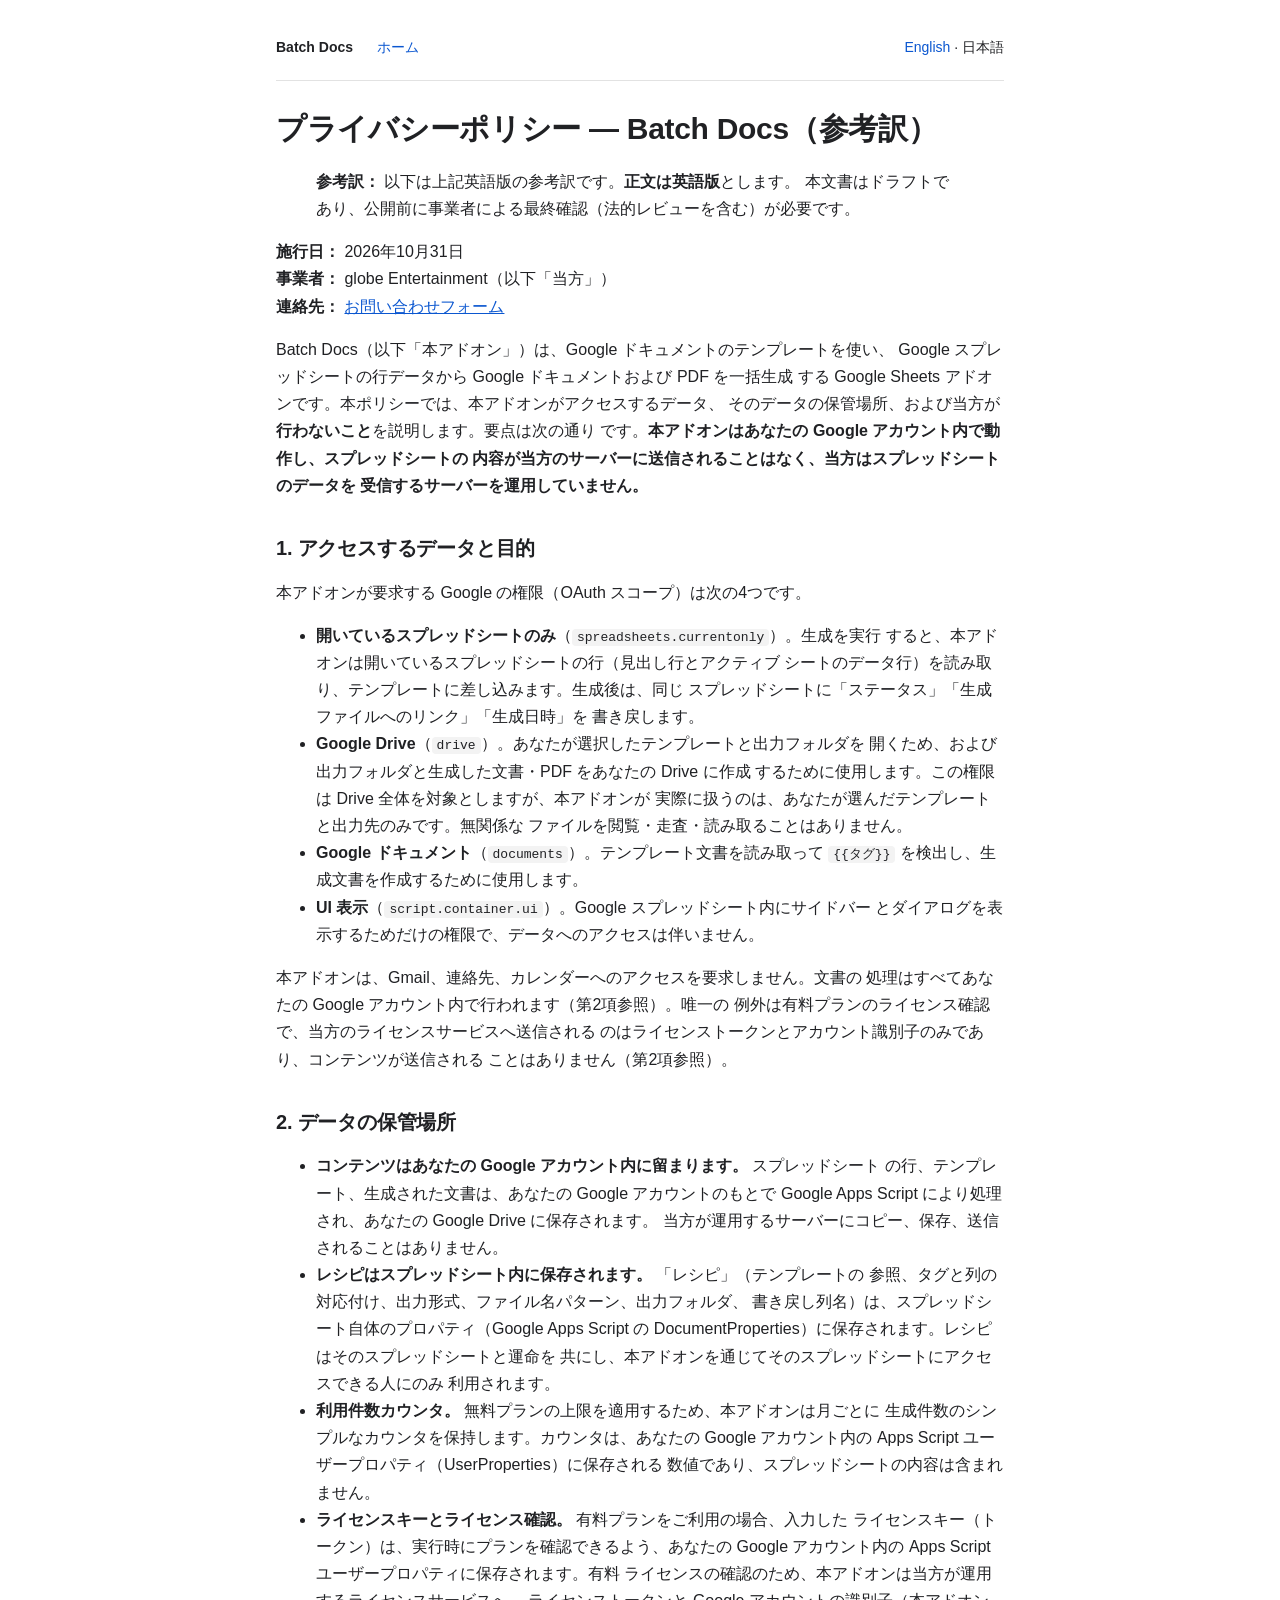
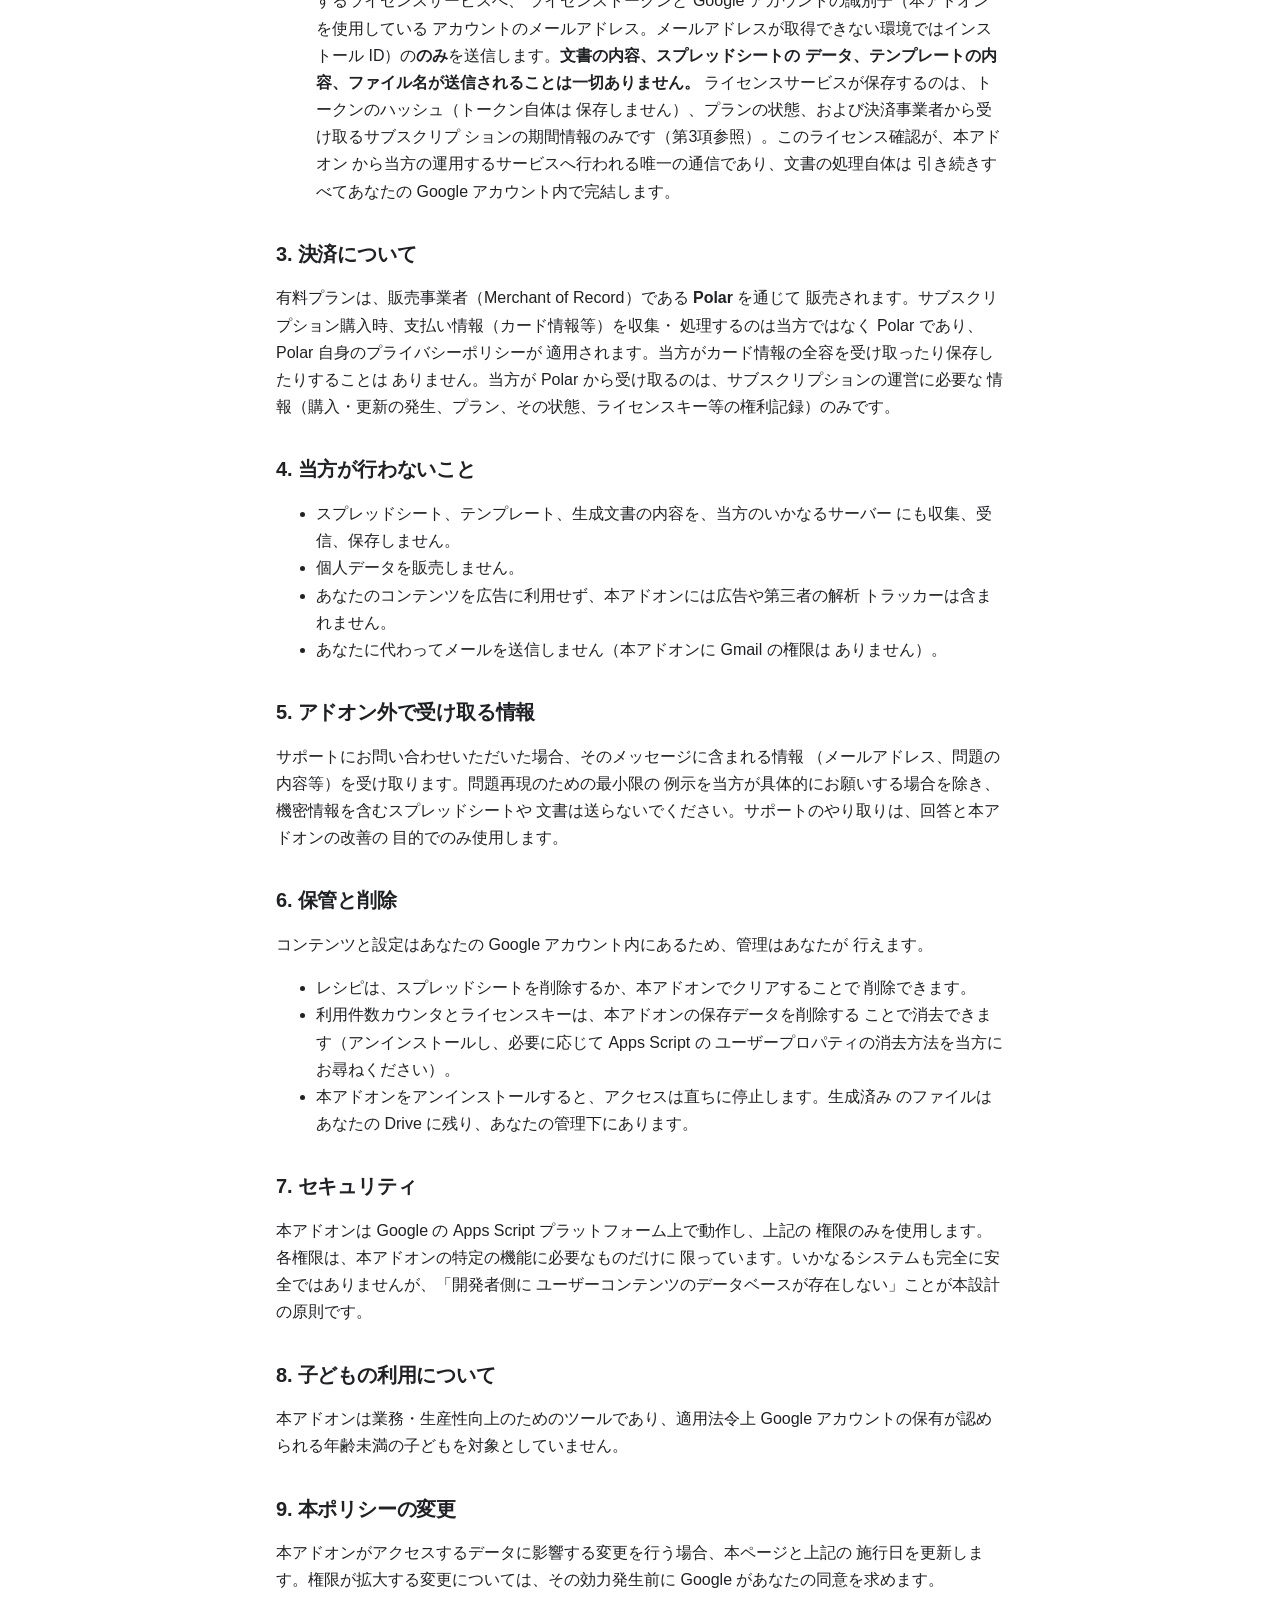
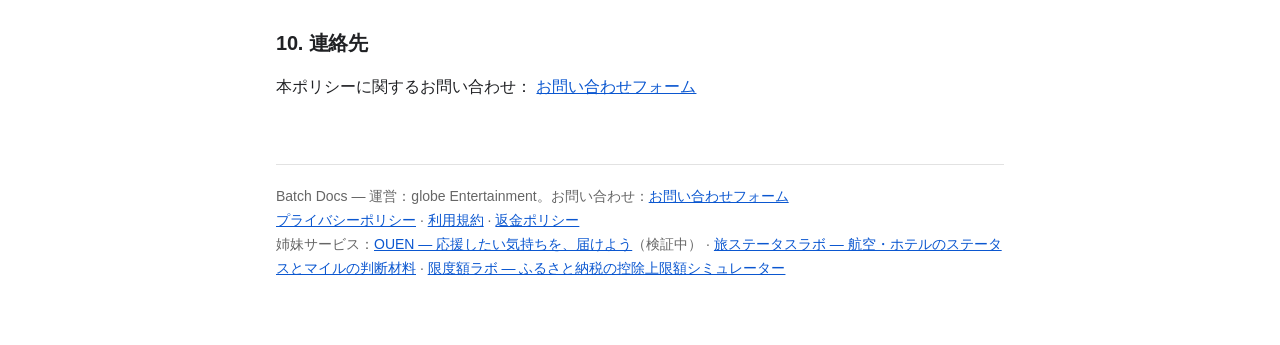
<file: privacy-policy-ja.html>
<!DOCTYPE html>
<html lang="ja">
<head>
<meta charset="utf-8">
<meta name="viewport" content="width=device-width, initial-scale=1">
<meta name="description" content="Batch Docs（Google スプレッドシートの行を Google ドキュメントと PDF に一括変換するアドオン）のプライバシーポリシーです。">
<link rel="icon" type="image/png" sizes="32x32" href="favicon-32.png">
<link rel="apple-touch-icon" sizes="128x128" href="icon-128.png">
<meta property="og:type" content="website">
<meta property="og:site_name" content="Batch Docs">
<meta property="og:title" content="プライバシーポリシー — Batch Docs">
<meta property="og:description" content="Batch Docs（Google スプレッドシートの行を Google ドキュメントと PDF に一括変換するアドオン）のプライバシーポリシーです。">
<meta property="og:url" content="https://batchdocs.globe-ent.com/privacy-policy-ja">
<meta property="og:image" content="https://batchdocs.globe-ent.com/og-image.png">
<title>プライバシーポリシー — Batch Docs</title>
<link rel="stylesheet" href="styles.css">
</head>
<body class="doc">
<nav><span class="brand">Batch Docs</span><a href="index-ja.html">ホーム</a><span class="lang-switch"><a href="privacy-policy.html">English</a> · 日本語</span></nav>
<h1>プライバシーポリシー — Batch Docs（参考訳）</h1>
<blockquote>
<p><strong>参考訳：</strong> 以下は上記英語版の参考訳です。<strong>正文は英語版</strong>とします。
本文書はドラフトであり、公開前に事業者による最終確認（法的レビューを含む）が必要です。</p>
</blockquote>
<p><strong>施行日：</strong> 2026年10月31日<br>
<strong>事業者：</strong> globe Entertainment（以下「当方」）<br>
<strong>連絡先：</strong> <a href="https://docs.google.com/forms/d/e/1FAIpQLScVaQK8d8y2f6PzoUDovB6-oS2jhEqHVIiK9E4ARqc-f9UcmQ/viewform">お問い合わせフォーム</a></p>
<p>Batch Docs（以下「本アドオン」）は、Google ドキュメントのテンプレートを使い、
Google スプレッドシートの行データから Google ドキュメントおよび PDF を一括生成
する Google Sheets アドオンです。本ポリシーでは、本アドオンがアクセスするデータ、
そのデータの保管場所、および当方が<strong>行わないこと</strong>を説明します。要点は次の通り
です。<strong>本アドオンはあなたの Google アカウント内で動作し、スプレッドシートの
内容が当方のサーバーに送信されることはなく、当方はスプレッドシートのデータを
受信するサーバーを運用していません。</strong></p>
<h2>1. アクセスするデータと目的</h2>
<p>本アドオンが要求する Google の権限（OAuth スコープ）は次の4つです。</p>
<ul>
<li><strong>開いているスプレッドシートのみ</strong>（<code>spreadsheets.currentonly</code>）。生成を実行
  すると、本アドオンは開いているスプレッドシートの行（見出し行とアクティブ
  シートのデータ行）を読み取り、テンプレートに差し込みます。生成後は、同じ
  スプレッドシートに「ステータス」「生成ファイルへのリンク」「生成日時」を
  書き戻します。</li>
<li><strong>Google Drive</strong>（<code>drive</code>）。あなたが選択したテンプレートと出力フォルダを
  開くため、および出力フォルダと生成した文書・PDF をあなたの Drive に作成
  するために使用します。この権限は Drive 全体を対象としますが、本アドオンが
  実際に扱うのは、あなたが選んだテンプレートと出力先のみです。無関係な
  ファイルを閲覧・走査・読み取ることはありません。</li>
<li><strong>Google ドキュメント</strong>（<code>documents</code>）。テンプレート文書を読み取って
  <code>{{タグ}}</code> を検出し、生成文書を作成するために使用します。</li>
<li><strong>UI 表示</strong>（<code>script.container.ui</code>）。Google スプレッドシート内にサイドバー
  とダイアログを表示するためだけの権限で、データへのアクセスは伴いません。</li>
</ul>
<p>本アドオンは、Gmail、連絡先、カレンダーへのアクセスを要求しません。文書の
処理はすべてあなたの Google アカウント内で行われます（第2項参照）。唯一の
例外は有料プランのライセンス確認で、当方のライセンスサービスへ送信される
のはライセンストークンとアカウント識別子のみであり、コンテンツが送信される
ことはありません（第2項参照）。</p>
<h2>2. データの保管場所</h2>
<ul>
<li><strong>コンテンツはあなたの Google アカウント内に留まります。</strong> スプレッドシート
  の行、テンプレート、生成された文書は、あなたの Google アカウントのもとで
  Google Apps Script により処理され、あなたの Google Drive に保存されます。
  当方が運用するサーバーにコピー、保存、送信されることはありません。</li>
<li><strong>レシピはスプレッドシート内に保存されます。</strong> 「レシピ」（テンプレートの
  参照、タグと列の対応付け、出力形式、ファイル名パターン、出力フォルダ、
  書き戻し列名）は、スプレッドシート自体のプロパティ（Google Apps Script の
  DocumentProperties）に保存されます。レシピはそのスプレッドシートと運命を
  共にし、本アドオンを通じてそのスプレッドシートにアクセスできる人にのみ
  利用されます。</li>
<li><strong>利用件数カウンタ。</strong> 無料プランの上限を適用するため、本アドオンは月ごとに
  生成件数のシンプルなカウンタを保持します。カウンタは、あなたの Google
  アカウント内の Apps Script ユーザープロパティ（UserProperties）に保存される
  数値であり、スプレッドシートの内容は含まれません。</li>
<li><strong>ライセンスキーとライセンス確認。</strong> 有料プランをご利用の場合、入力した
  ライセンスキー（トークン）は、実行時にプランを確認できるよう、あなたの
  Google アカウント内の Apps Script ユーザープロパティに保存されます。有料
  ライセンスの確認のため、本アドオンは当方が運用するライセンスサービスへ、
  ライセンストークンと Google アカウントの識別子（本アドオンを使用している
  アカウントのメールアドレス。メールアドレスが取得できない環境ではインス
  トール ID）の<strong>のみ</strong>を送信します。<strong>文書の内容、スプレッドシートの
  データ、テンプレートの内容、ファイル名が送信されることは一切ありません。</strong>
  ライセンスサービスが保存するのは、トークンのハッシュ（トークン自体は
  保存しません）、プランの状態、および決済事業者から受け取るサブスクリプ
  ションの期間情報のみです（第3項参照）。このライセンス確認が、本アドオン
  から当方の運用するサービスへ行われる唯一の通信であり、文書の処理自体は
  引き続きすべてあなたの Google アカウント内で完結します。</li>
</ul>
<h2>3. 決済について</h2>
<p>有料プランは、販売事業者（Merchant of Record）である <strong>Polar</strong> を通じて
販売されます。サブスクリプション購入時、支払い情報（カード情報等）を収集・
処理するのは当方ではなく Polar であり、Polar 自身のプライバシーポリシーが
適用されます。当方がカード情報の全容を受け取ったり保存したりすることは
ありません。当方が Polar から受け取るのは、サブスクリプションの運営に必要な
情報（購入・更新の発生、プラン、その状態、ライセンスキー等の権利記録）のみです。</p>
<h2>4. 当方が行わないこと</h2>
<ul>
<li>スプレッドシート、テンプレート、生成文書の内容を、当方のいかなるサーバー
  にも収集、受信、保存しません。</li>
<li>個人データを販売しません。</li>
<li>あなたのコンテンツを広告に利用せず、本アドオンには広告や第三者の解析
  トラッカーは含まれません。</li>
<li>あなたに代わってメールを送信しません（本アドオンに Gmail の権限は
  ありません）。</li>
</ul>
<h2>5. アドオン外で受け取る情報</h2>
<p>サポートにお問い合わせいただいた場合、そのメッセージに含まれる情報
（メールアドレス、問題の内容等）を受け取ります。問題再現のための最小限の
例示を当方が具体的にお願いする場合を除き、機密情報を含むスプレッドシートや
文書は送らないでください。サポートのやり取りは、回答と本アドオンの改善の
目的でのみ使用します。</p>
<h2>6. 保管と削除</h2>
<p>コンテンツと設定はあなたの Google アカウント内にあるため、管理はあなたが
行えます。</p>
<ul>
<li>レシピは、スプレッドシートを削除するか、本アドオンでクリアすることで
  削除できます。</li>
<li>利用件数カウンタとライセンスキーは、本アドオンの保存データを削除する
  ことで消去できます（アンインストールし、必要に応じて Apps Script の
  ユーザープロパティの消去方法を当方にお尋ねください）。</li>
<li>本アドオンをアンインストールすると、アクセスは直ちに停止します。生成済み
  のファイルはあなたの Drive に残り、あなたの管理下にあります。</li>
</ul>
<h2>7. セキュリティ</h2>
<p>本アドオンは Google の Apps Script プラットフォーム上で動作し、上記の
権限のみを使用します。各権限は、本アドオンの特定の機能に必要なものだけに
限っています。いかなるシステムも完全に安全ではありませんが、「開発者側に
ユーザーコンテンツのデータベースが存在しない」ことが本設計の原則です。</p>
<h2>8. 子どもの利用について</h2>
<p>本アドオンは業務・生産性向上のためのツールであり、適用法令上 Google
アカウントの保有が認められる年齢未満の子どもを対象としていません。</p>
<h2>9. 本ポリシーの変更</h2>
<p>本アドオンがアクセスするデータに影響する変更を行う場合、本ページと上記の
施行日を更新します。権限が拡大する変更については、その効力発生前に
Google があなたの同意を求めます。</p>
<h2>10. 連絡先</h2>
<p>本ポリシーに関するお問い合わせ： <a href="https://docs.google.com/forms/d/e/1FAIpQLScVaQK8d8y2f6PzoUDovB6-oS2jhEqHVIiK9E4ARqc-f9UcmQ/viewform">お問い合わせフォーム</a></p>
<footer>Batch Docs — 運営：globe Entertainment。お問い合わせ：<a href="https://docs.google.com/forms/d/e/1FAIpQLScVaQK8d8y2f6PzoUDovB6-oS2jhEqHVIiK9E4ARqc-f9UcmQ/viewform">お問い合わせフォーム</a><br><a href="privacy-policy-ja.html">プライバシーポリシー</a> · <a href="terms-of-service-ja.html">利用規約</a> · <a href="refund-policy-ja.html">返金ポリシー</a><br>姉妹サービス：<a href="https://ouen.globe-ent.com/">OUEN ― 応援したい気持ちを、届けよう</a>（検証中） · <a href="https://travel.globe-ent.com/">旅ステータスラボ ― 航空・ホテルのステータスとマイルの判断材料</a> · <a href="https://furusato.globe-ent.com/">限度額ラボ ― ふるさと納税の控除上限額シミュレーター</a></footer>
</body>
</html>
</file>
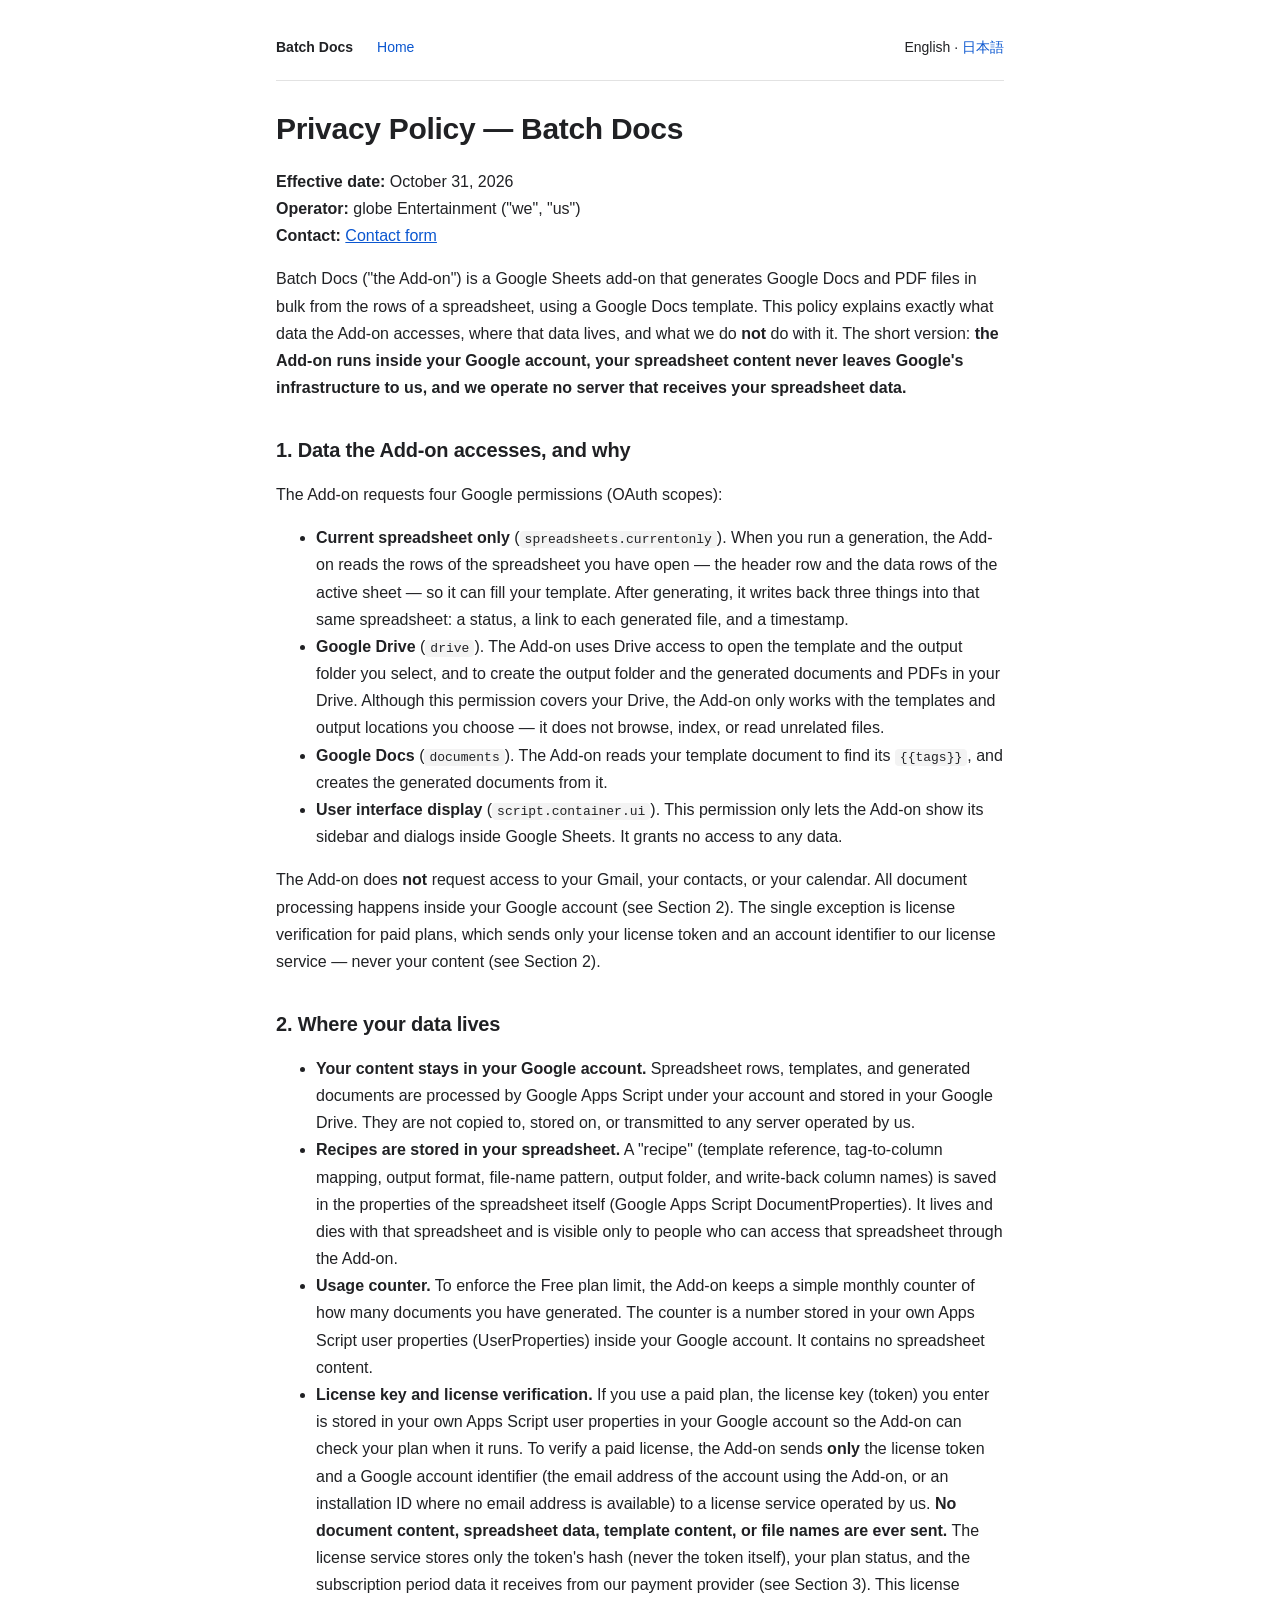
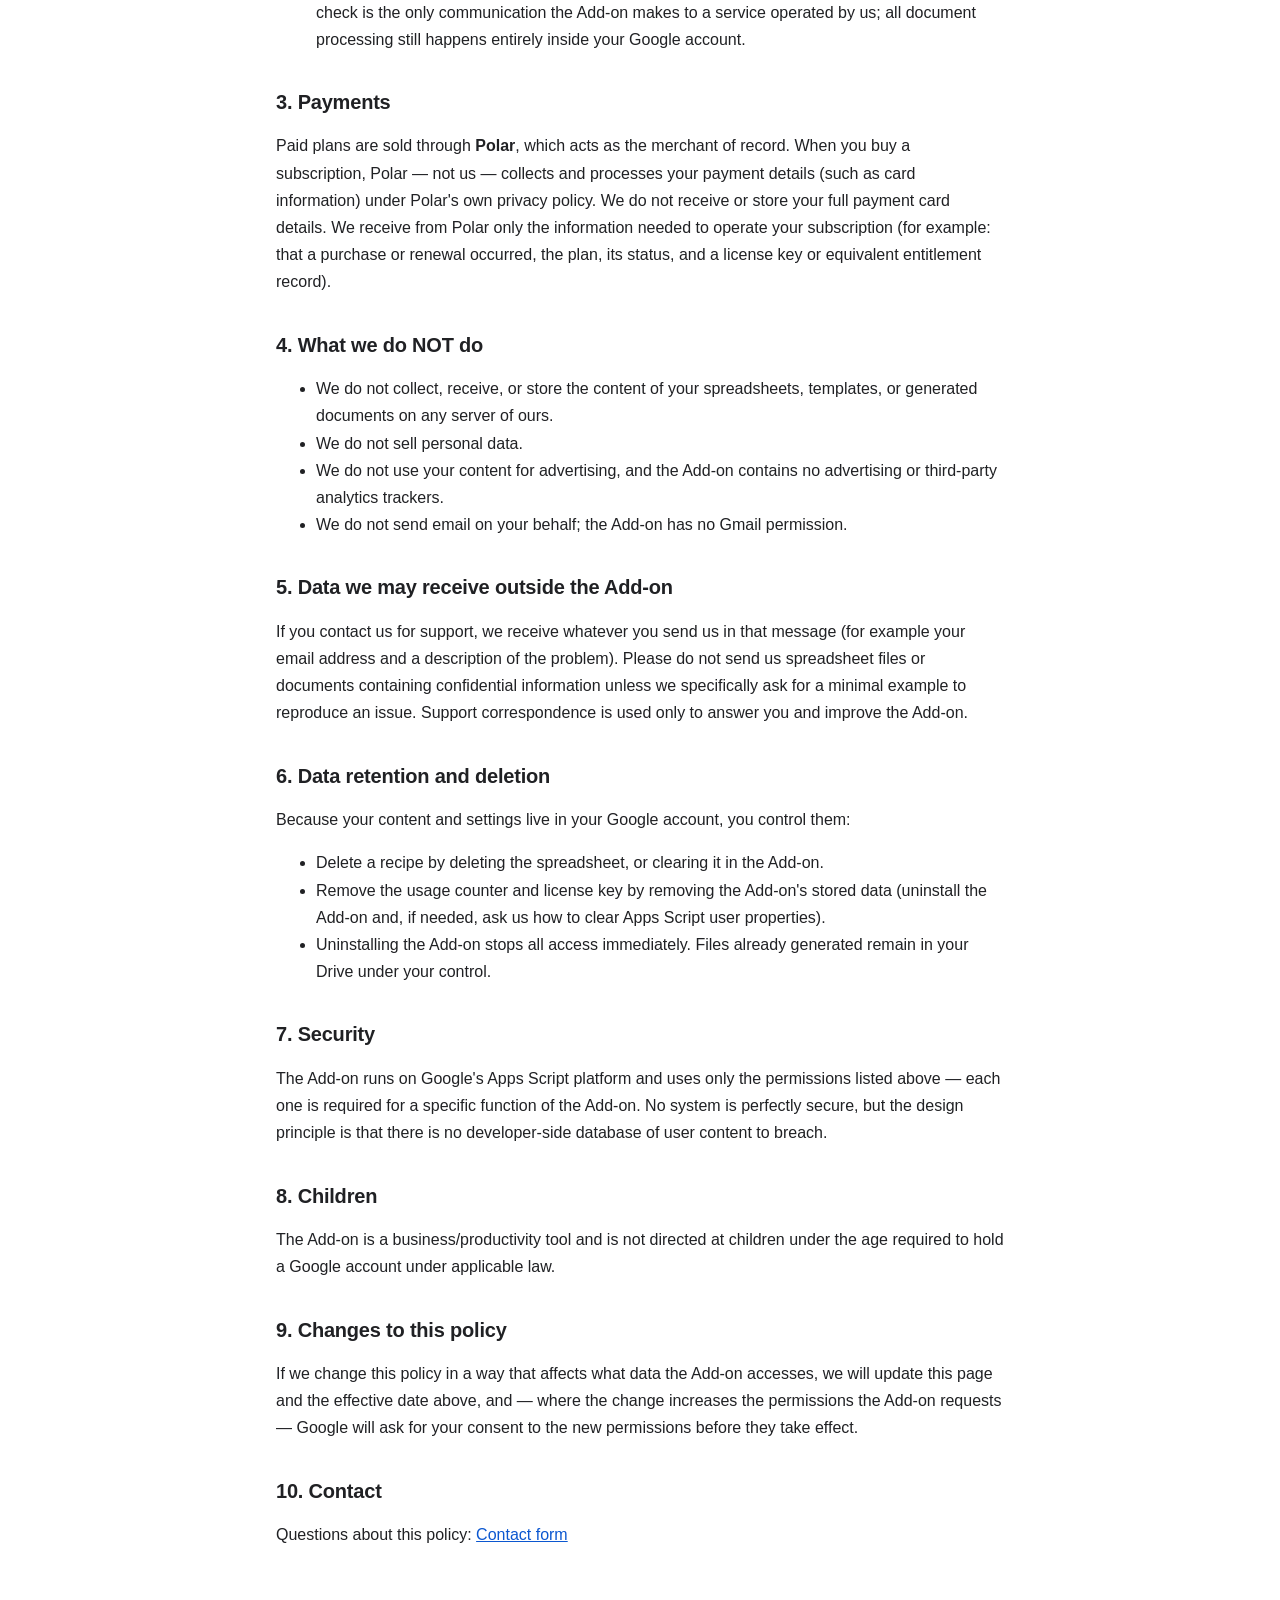
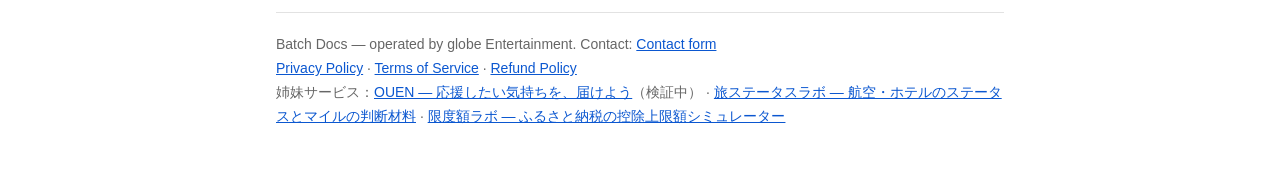
<file: privacy-policy.html>
<!DOCTYPE html>
<html lang="en">
<head>
<meta charset="utf-8">
<meta name="viewport" content="width=device-width, initial-scale=1">
<meta name="description" content="Privacy Policy for Batch Docs, the Google Sheets add-on that mail-merges spreadsheet rows into Google Docs and PDFs.">
<link rel="icon" type="image/png" sizes="32x32" href="favicon-32.png">
<link rel="apple-touch-icon" sizes="128x128" href="icon-128.png">
<meta property="og:type" content="website">
<meta property="og:site_name" content="Batch Docs">
<meta property="og:title" content="Privacy Policy — Batch Docs">
<meta property="og:description" content="Privacy Policy for Batch Docs, the Google Sheets add-on that mail-merges spreadsheet rows into Google Docs and PDFs.">
<meta property="og:url" content="https://batchdocs.globe-ent.com/privacy-policy">
<meta property="og:image" content="https://batchdocs.globe-ent.com/og-image.png">
<title>Privacy Policy — Batch Docs</title>
<link rel="stylesheet" href="styles.css">
</head>
<body class="doc">
<nav><span class="brand">Batch Docs</span><a href="index.html">Home</a><span class="lang-switch">English · <a href="privacy-policy-ja.html">日本語</a></span></nav>
<h1>Privacy Policy — Batch Docs</h1>
<p><strong>Effective date:</strong> October 31, 2026<br>
<strong>Operator:</strong> globe Entertainment ("we", "us")<br>
<strong>Contact:</strong> <a href="https://docs.google.com/forms/d/e/1FAIpQLScVaQK8d8y2f6PzoUDovB6-oS2jhEqHVIiK9E4ARqc-f9UcmQ/viewform">Contact form</a></p>
<p>Batch Docs ("the Add-on") is a Google Sheets add-on that generates Google Docs
and PDF files in bulk from the rows of a spreadsheet, using a Google Docs
template. This policy explains exactly what data the Add-on accesses, where
that data lives, and what we do <strong>not</strong> do with it. The short version: <strong>the
Add-on runs inside your Google account, your spreadsheet content never leaves
Google's infrastructure to us, and we operate no server that receives your
spreadsheet data.</strong></p>
<h2>1. Data the Add-on accesses, and why</h2>
<p>The Add-on requests four Google permissions (OAuth scopes):</p>
<ul>
<li><strong>Current spreadsheet only</strong> (<code>spreadsheets.currentonly</code>). When you run a
  generation, the Add-on reads the rows of the spreadsheet you have open —
  the header row and the data rows of the active sheet — so it can fill your
  template. After generating, it writes back three things into that same
  spreadsheet: a status, a link to each generated file, and a timestamp.</li>
<li><strong>Google Drive</strong> (<code>drive</code>). The Add-on uses Drive access to open the
  template and the output folder you select, and to create the output folder
  and the generated documents and PDFs in your Drive. Although this
  permission covers your Drive, the Add-on only works with the templates and
  output locations you choose — it does not browse, index, or read unrelated
  files.</li>
<li><strong>Google Docs</strong> (<code>documents</code>). The Add-on reads your template document to
  find its <code>{{tags}}</code>, and creates the generated documents from it.</li>
<li><strong>User interface display</strong> (<code>script.container.ui</code>). This permission only
  lets the Add-on show its sidebar and dialogs inside Google Sheets. It
  grants no access to any data.</li>
</ul>
<p>The Add-on does <strong>not</strong> request access to your Gmail, your contacts, or your
calendar. All document processing happens inside your Google account (see
Section 2). The single exception is license verification for paid plans,
which sends only your license token and an account identifier to our license
service — never your content (see Section 2).</p>
<h2>2. Where your data lives</h2>
<ul>
<li><strong>Your content stays in your Google account.</strong> Spreadsheet rows, templates,
  and generated documents are processed by Google Apps Script under your
  account and stored in your Google Drive. They are not copied to, stored on,
  or transmitted to any server operated by us.</li>
<li><strong>Recipes are stored in your spreadsheet.</strong> A "recipe" (template reference,
  tag-to-column mapping, output format, file-name pattern, output folder, and
  write-back column names) is saved in the properties of the spreadsheet
  itself (Google Apps Script DocumentProperties). It lives and dies with that
  spreadsheet and is visible only to people who can access that spreadsheet
  through the Add-on.</li>
<li><strong>Usage counter.</strong> To enforce the Free plan limit, the Add-on keeps a simple
  monthly counter of how many documents you have generated. The counter is a
  number stored in your own Apps Script user properties (UserProperties)
  inside your Google account. It contains no spreadsheet content.</li>
<li><strong>License key and license verification.</strong> If you use a paid plan, the
  license key (token) you enter is stored in your own Apps Script user
  properties in your Google account so the Add-on can check your plan when
  it runs. To verify a paid license, the Add-on sends <strong>only</strong> the license
  token and a Google account identifier (the email address of the account
  using the Add-on, or an installation ID where no email address is
  available) to a license service operated by us. <strong>No document content,
  spreadsheet data, template content, or file names are ever sent.</strong> The
  license service stores only the token's hash (never the token itself),
  your plan status, and the subscription period data it receives from our
  payment provider (see Section 3). This license check is the only
  communication the Add-on makes to a service operated by us; all document
  processing still happens entirely inside your Google account.</li>
</ul>
<h2>3. Payments</h2>
<p>Paid plans are sold through <strong>Polar</strong>, which acts as the merchant of record.
When you buy a subscription, Polar — not us — collects and processes your
payment details (such as card information) under Polar's own privacy policy.
We do not receive or store your full payment card details. We receive from
Polar only the information needed to operate your subscription (for example:
that a purchase or renewal occurred, the plan, its status, and a license key
or equivalent entitlement record).</p>
<h2>4. What we do NOT do</h2>
<ul>
<li>We do not collect, receive, or store the content of your spreadsheets,
  templates, or generated documents on any server of ours.</li>
<li>We do not sell personal data.</li>
<li>We do not use your content for advertising, and the Add-on contains no
  advertising or third-party analytics trackers.</li>
<li>We do not send email on your behalf; the Add-on has no Gmail permission.</li>
</ul>
<h2>5. Data we may receive outside the Add-on</h2>
<p>If you contact us for support, we receive whatever you send us in that
message (for example your email address and a description of the problem).
Please do not send us spreadsheet files or documents containing confidential
information unless we specifically ask for a minimal example to reproduce an
issue. Support correspondence is used only to answer you and improve the
Add-on.</p>
<h2>6. Data retention and deletion</h2>
<p>Because your content and settings live in your Google account, you control
them:</p>
<ul>
<li>Delete a recipe by deleting the spreadsheet, or clearing it in the Add-on.</li>
<li>Remove the usage counter and license key by removing the Add-on's stored
  data (uninstall the Add-on and, if needed, ask us how to clear Apps Script
  user properties).</li>
<li>Uninstalling the Add-on stops all access immediately. Files already
  generated remain in your Drive under your control.</li>
</ul>
<h2>7. Security</h2>
<p>The Add-on runs on Google's Apps Script platform and uses only the
permissions listed above — each one is required for a specific function of
the Add-on. No system is perfectly secure, but the design principle is that
there is no developer-side database of user content to breach.</p>
<h2>8. Children</h2>
<p>The Add-on is a business/productivity tool and is not directed at children
under the age required to hold a Google account under applicable law.</p>
<h2>9. Changes to this policy</h2>
<p>If we change this policy in a way that affects what data the Add-on accesses,
we will update this page and the effective date above, and — where the change
increases the permissions the Add-on requests — Google will ask for your
consent to the new permissions before they take effect.</p>
<h2>10. Contact</h2>
<p>Questions about this policy: <a href="https://docs.google.com/forms/d/e/1FAIpQLScVaQK8d8y2f6PzoUDovB6-oS2jhEqHVIiK9E4ARqc-f9UcmQ/viewform">Contact form</a></p>
<footer>Batch Docs — operated by globe Entertainment. Contact: <a href="https://docs.google.com/forms/d/e/1FAIpQLScVaQK8d8y2f6PzoUDovB6-oS2jhEqHVIiK9E4ARqc-f9UcmQ/viewform">Contact form</a><br><a href="privacy-policy.html">Privacy Policy</a> · <a href="terms-of-service.html">Terms of Service</a> · <a href="refund-policy.html">Refund Policy</a><br>姉妹サービス：<a href="https://ouen.globe-ent.com/">OUEN ― 応援したい気持ちを、届けよう</a>（検証中） · <a href="https://travel.globe-ent.com/">旅ステータスラボ ― 航空・ホテルのステータスとマイルの判断材料</a> · <a href="https://furusato.globe-ent.com/">限度額ラボ ― ふるさと納税の控除上限額シミュレーター</a></footer>
</body>
</html>
</file>
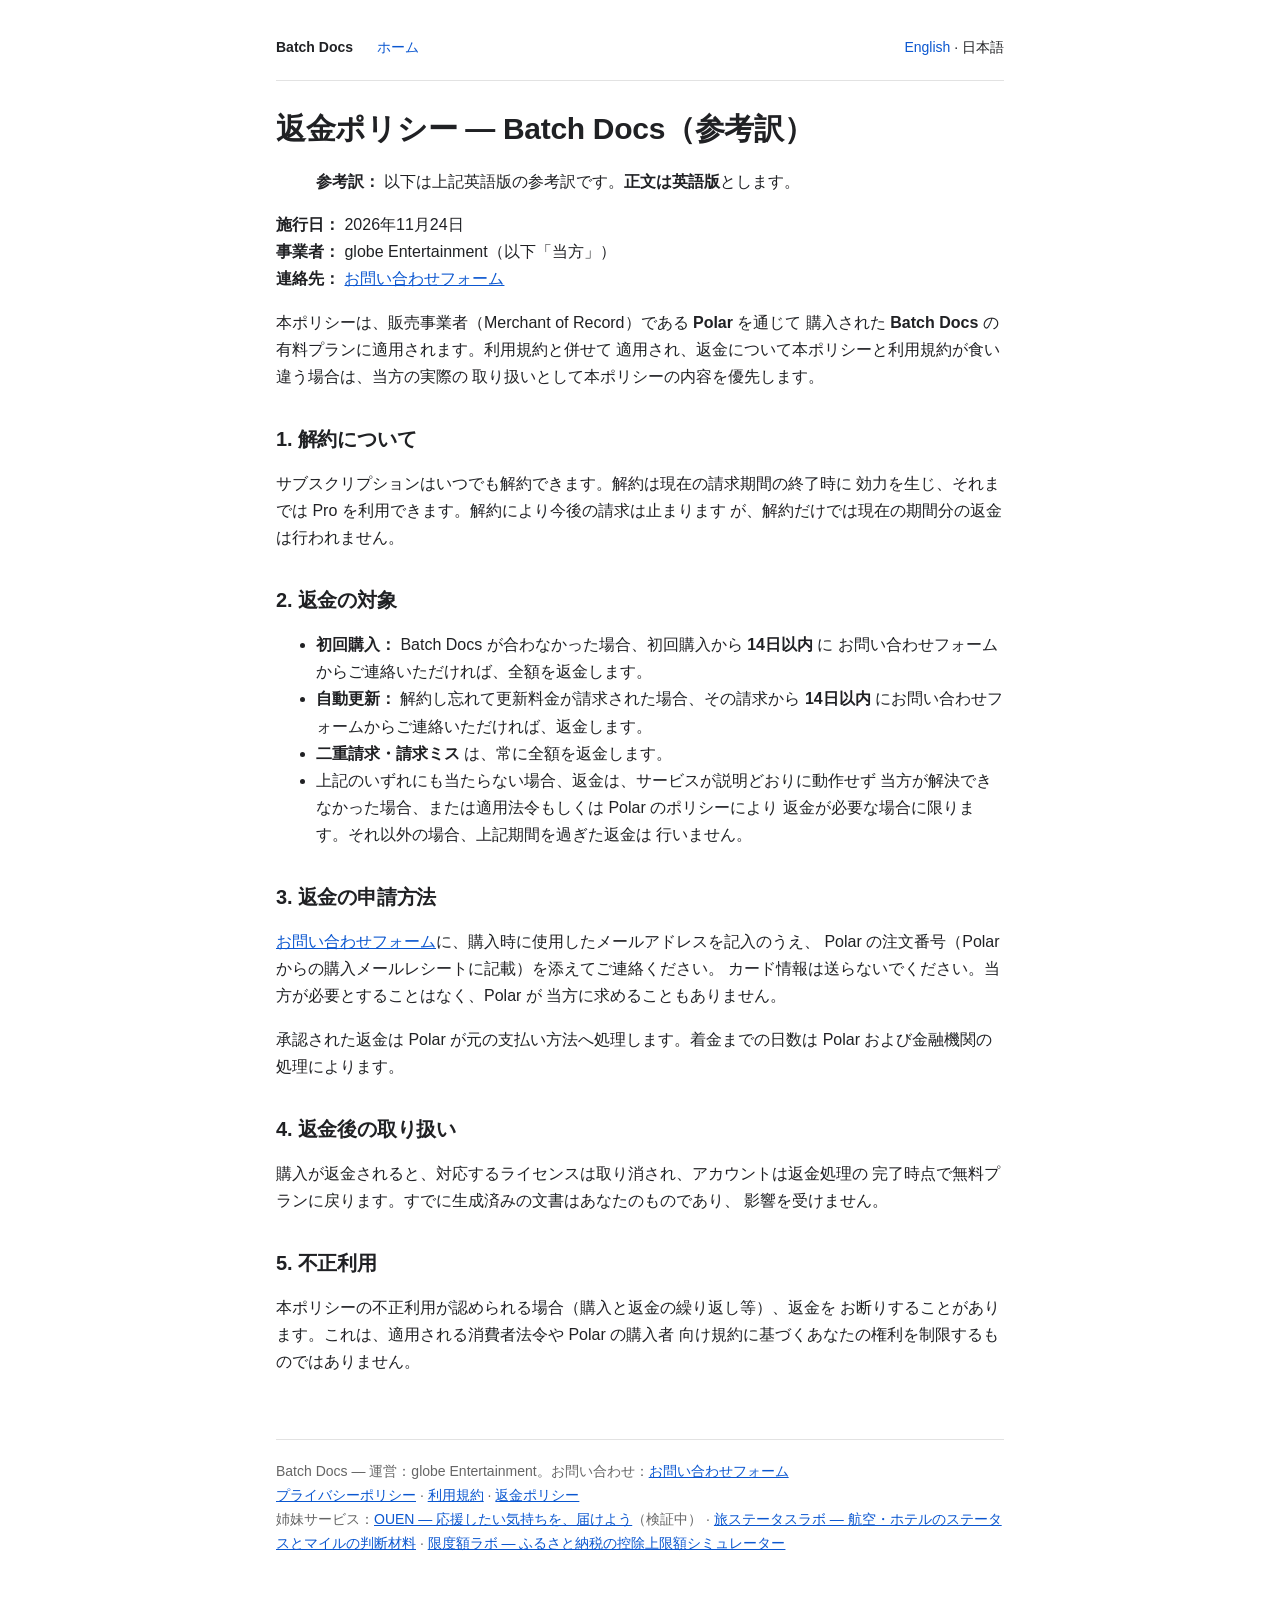
<file: refund-policy-ja.html>
<!DOCTYPE html>
<html lang="ja">
<head>
<meta charset="utf-8">
<meta name="viewport" content="width=device-width, initial-scale=1">
<meta name="description" content="Batch Docs の返金ポリシーです。">
<link rel="icon" type="image/png" sizes="32x32" href="favicon-32.png">
<link rel="apple-touch-icon" sizes="128x128" href="icon-128.png">
<meta property="og:type" content="website">
<meta property="og:site_name" content="Batch Docs">
<meta property="og:title" content="返金ポリシー — Batch Docs">
<meta property="og:description" content="Batch Docs の返金ポリシーです。">
<meta property="og:url" content="https://batchdocs.globe-ent.com/refund-policy-ja">
<meta property="og:image" content="https://batchdocs.globe-ent.com/og-image.png">
<title>返金ポリシー — Batch Docs</title>
<link rel="stylesheet" href="styles.css">
</head>
<body class="doc">
<nav><span class="brand">Batch Docs</span><a href="index-ja.html">ホーム</a><span class="lang-switch"><a href="refund-policy.html">English</a> · 日本語</span></nav>
<h1>返金ポリシー — Batch Docs（参考訳）</h1>
<blockquote>
<p><strong>参考訳：</strong> 以下は上記英語版の参考訳です。<strong>正文は英語版</strong>とします。</p>
</blockquote>
<p><strong>施行日：</strong> 2026年11月24日<br>
<strong>事業者：</strong> globe Entertainment（以下「当方」）<br>
<strong>連絡先：</strong> <a href="https://docs.google.com/forms/d/e/1FAIpQLScVaQK8d8y2f6PzoUDovB6-oS2jhEqHVIiK9E4ARqc-f9UcmQ/viewform">お問い合わせフォーム</a></p>
<p>本ポリシーは、販売事業者（Merchant of Record）である <strong>Polar</strong> を通じて
購入された <strong>Batch Docs</strong> の有料プランに適用されます。利用規約と併せて
適用され、返金について本ポリシーと利用規約が食い違う場合は、当方の実際の
取り扱いとして本ポリシーの内容を優先します。</p>
<h2>1. 解約について</h2>
<p>サブスクリプションはいつでも解約できます。解約は現在の請求期間の終了時に
効力を生じ、それまでは Pro を利用できます。解約により今後の請求は止まります
が、解約だけでは現在の期間分の返金は行われません。</p>
<h2>2. 返金の対象</h2>
<ul>
<li><strong>初回購入：</strong> Batch Docs が合わなかった場合、初回購入から <strong>14日以内</strong> に
  お問い合わせフォームからご連絡いただければ、全額を返金します。</li>
<li><strong>自動更新：</strong> 解約し忘れて更新料金が請求された場合、その請求から
  <strong>14日以内</strong> にお問い合わせフォームからご連絡いただければ、返金します。</li>
<li><strong>二重請求・請求ミス</strong> は、常に全額を返金します。</li>
<li>上記のいずれにも当たらない場合、返金は、サービスが説明どおりに動作せず
  当方が解決できなかった場合、または適用法令もしくは Polar のポリシーにより
  返金が必要な場合に限ります。それ以外の場合、上記期間を過ぎた返金は
  行いません。</li>
</ul>
<h2>3. 返金の申請方法</h2>
<p><a href="https://docs.google.com/forms/d/e/1FAIpQLScVaQK8d8y2f6PzoUDovB6-oS2jhEqHVIiK9E4ARqc-f9UcmQ/viewform">お問い合わせフォーム</a>に、購入時に使用したメールアドレスを記入のうえ、
Polar の注文番号（Polar からの購入メールレシートに記載）を添えてご連絡ください。
カード情報は送らないでください。当方が必要とすることはなく、Polar が
当方に求めることもありません。</p>
<p>承認された返金は Polar が元の支払い方法へ処理します。着金までの日数は
Polar および金融機関の処理によります。</p>
<h2>4. 返金後の取り扱い</h2>
<p>購入が返金されると、対応するライセンスは取り消され、アカウントは返金処理の
完了時点で無料プランに戻ります。すでに生成済みの文書はあなたのものであり、
影響を受けません。</p>
<h2>5. 不正利用</h2>
<p>本ポリシーの不正利用が認められる場合（購入と返金の繰り返し等）、返金を
お断りすることがあります。これは、適用される消費者法令や Polar の購入者
向け規約に基づくあなたの権利を制限するものではありません。</p>
<footer>Batch Docs — 運営：globe Entertainment。お問い合わせ：<a href="https://docs.google.com/forms/d/e/1FAIpQLScVaQK8d8y2f6PzoUDovB6-oS2jhEqHVIiK9E4ARqc-f9UcmQ/viewform">お問い合わせフォーム</a><br><a href="privacy-policy-ja.html">プライバシーポリシー</a> · <a href="terms-of-service-ja.html">利用規約</a> · <a href="refund-policy-ja.html">返金ポリシー</a><br>姉妹サービス：<a href="https://ouen.globe-ent.com/">OUEN ― 応援したい気持ちを、届けよう</a>（検証中） · <a href="https://travel.globe-ent.com/">旅ステータスラボ ― 航空・ホテルのステータスとマイルの判断材料</a> · <a href="https://furusato.globe-ent.com/">限度額ラボ ― ふるさと納税の控除上限額シミュレーター</a></footer>
</body>
</html>
</file>
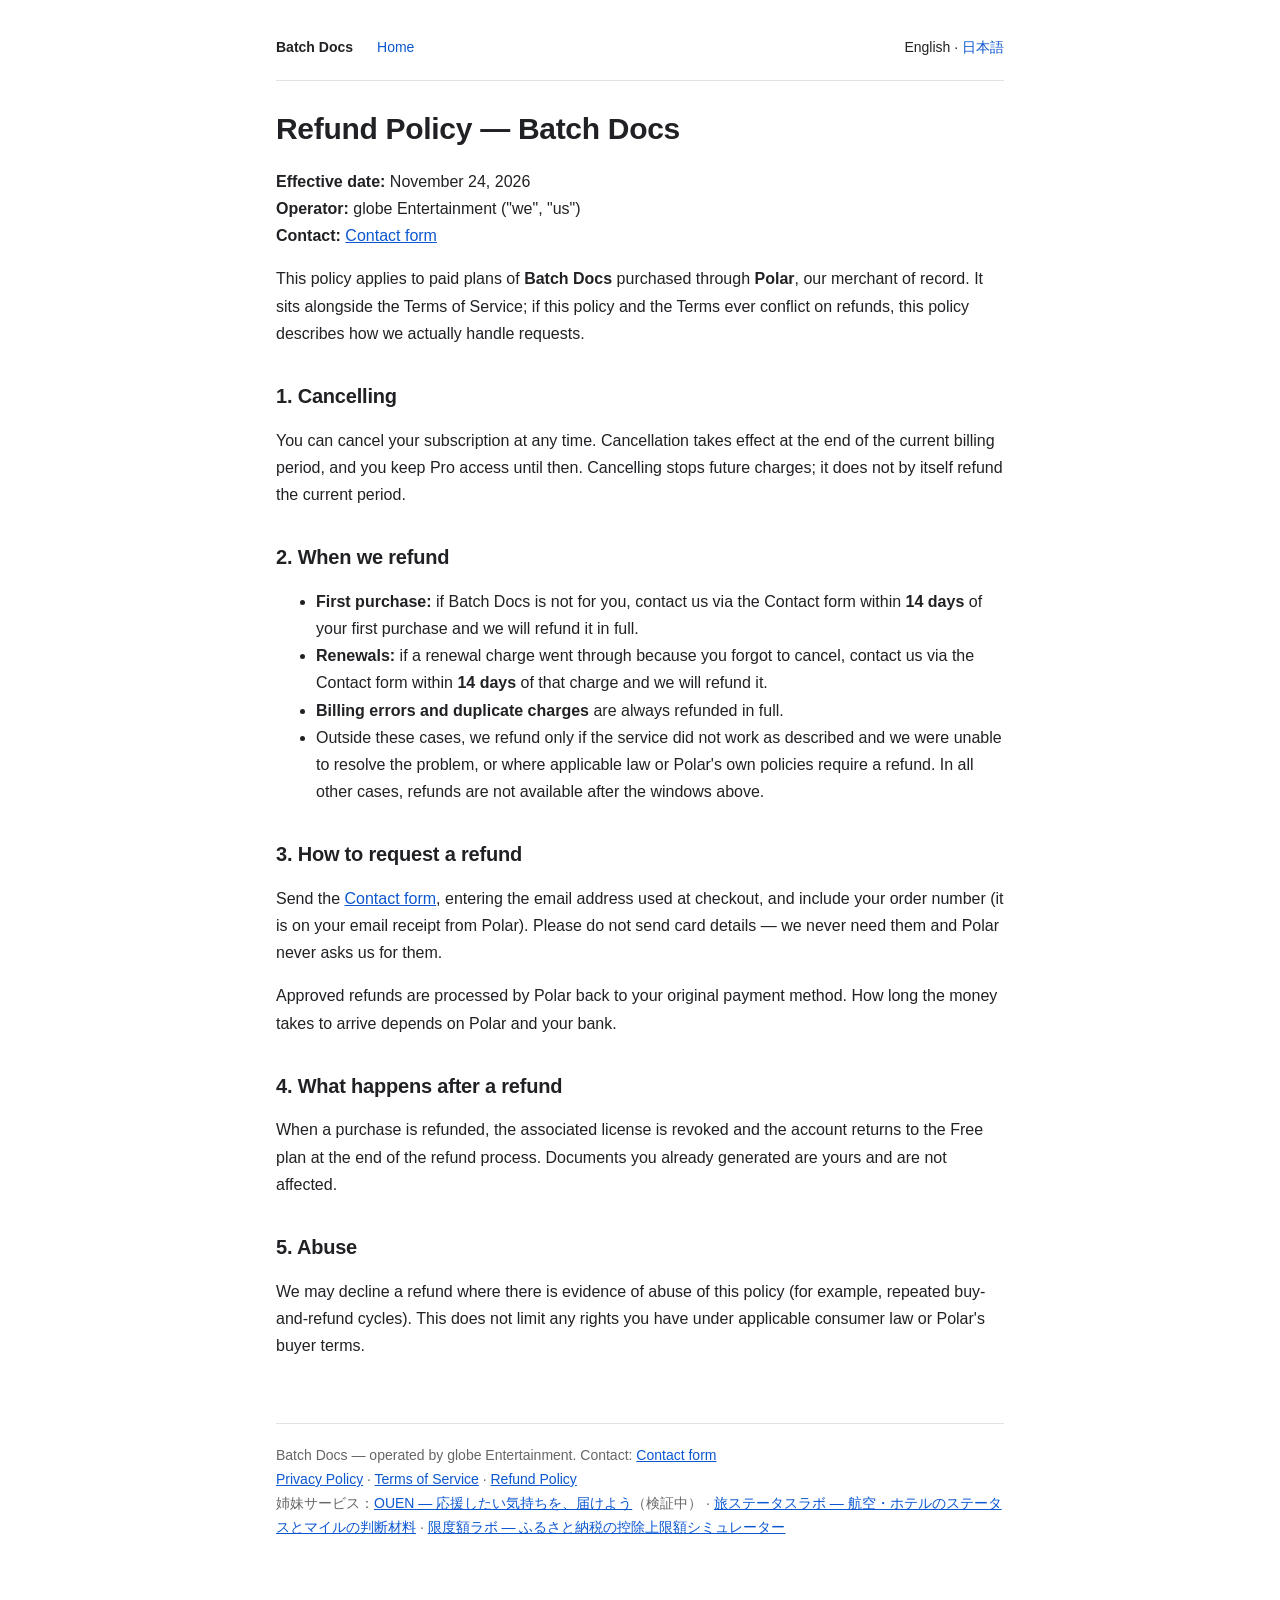
<file: refund-policy.html>
<!DOCTYPE html>
<html lang="en">
<head>
<meta charset="utf-8">
<meta name="viewport" content="width=device-width, initial-scale=1">
<meta name="description" content="Refund Policy for Batch Docs, the Google Sheets add-on that mail-merges spreadsheet rows into Google Docs and PDFs.">
<link rel="icon" type="image/png" sizes="32x32" href="favicon-32.png">
<link rel="apple-touch-icon" sizes="128x128" href="icon-128.png">
<meta property="og:type" content="website">
<meta property="og:site_name" content="Batch Docs">
<meta property="og:title" content="Refund Policy — Batch Docs">
<meta property="og:description" content="Refund Policy for Batch Docs, the Google Sheets add-on that mail-merges spreadsheet rows into Google Docs and PDFs.">
<meta property="og:url" content="https://batchdocs.globe-ent.com/refund-policy">
<meta property="og:image" content="https://batchdocs.globe-ent.com/og-image.png">
<title>Refund Policy — Batch Docs</title>
<link rel="stylesheet" href="styles.css">
</head>
<body class="doc">
<nav><span class="brand">Batch Docs</span><a href="index.html">Home</a><span class="lang-switch">English · <a href="refund-policy-ja.html">日本語</a></span></nav>
<h1>Refund Policy — Batch Docs</h1>
<p><strong>Effective date:</strong> November 24, 2026<br>
<strong>Operator:</strong> globe Entertainment ("we", "us")<br>
<strong>Contact:</strong> <a href="https://docs.google.com/forms/d/e/1FAIpQLScVaQK8d8y2f6PzoUDovB6-oS2jhEqHVIiK9E4ARqc-f9UcmQ/viewform">Contact form</a></p>
<p>This policy applies to paid plans of <strong>Batch Docs</strong> purchased through
<strong>Polar</strong>, our merchant of record. It sits alongside the Terms of Service;
if this policy and the Terms ever conflict on refunds, this policy describes
how we actually handle requests.</p>
<h2>1. Cancelling</h2>
<p>You can cancel your subscription at any time. Cancellation takes effect at
the end of the current billing period, and you keep Pro access until then.
Cancelling stops future charges; it does not by itself refund the current
period.</p>
<h2>2. When we refund</h2>
<ul>
<li><strong>First purchase:</strong> if Batch Docs is not for you, contact us via the
  Contact form within <strong>14 days</strong> of your first purchase and we will refund it in full.</li>
<li><strong>Renewals:</strong> if a renewal charge went through because you forgot to
  cancel, contact us via the Contact form within <strong>14 days</strong> of that charge and we will refund it.</li>
<li><strong>Billing errors and duplicate charges</strong> are always refunded in full.</li>
<li>Outside these cases, we refund only if the service did not work as described
  and we were unable to resolve the problem, or where applicable law or Polar's
  own policies require a refund. In all other cases, refunds are not available
  after the windows above.</li>
</ul>
<h2>3. How to request a refund</h2>
<p>Send the <a href="https://docs.google.com/forms/d/e/1FAIpQLScVaQK8d8y2f6PzoUDovB6-oS2jhEqHVIiK9E4ARqc-f9UcmQ/viewform">Contact form</a>, entering the email address used at checkout, and
include your order number (it is on your email receipt from Polar). Please do
not send card details — we never need them and Polar never asks us for them.</p>
<p>Approved refunds are processed by Polar back to your original payment
method. How long the money takes to arrive depends on Polar and your bank.</p>
<h2>4. What happens after a refund</h2>
<p>When a purchase is refunded, the associated license is revoked and the
account returns to the Free plan at the end of the refund process.
Documents you already generated are yours and are not affected.</p>
<h2>5. Abuse</h2>
<p>We may decline a refund where there is evidence of abuse of this policy
(for example, repeated buy-and-refund cycles). This does not limit any
rights you have under applicable consumer law or Polar's buyer terms.</p>
<footer>Batch Docs — operated by globe Entertainment. Contact: <a href="https://docs.google.com/forms/d/e/1FAIpQLScVaQK8d8y2f6PzoUDovB6-oS2jhEqHVIiK9E4ARqc-f9UcmQ/viewform">Contact form</a><br><a href="privacy-policy.html">Privacy Policy</a> · <a href="terms-of-service.html">Terms of Service</a> · <a href="refund-policy.html">Refund Policy</a><br>姉妹サービス：<a href="https://ouen.globe-ent.com/">OUEN ― 応援したい気持ちを、届けよう</a>（検証中） · <a href="https://travel.globe-ent.com/">旅ステータスラボ ― 航空・ホテルのステータスとマイルの判断材料</a> · <a href="https://furusato.globe-ent.com/">限度額ラボ ― ふるさと納税の控除上限額シミュレーター</a></footer>
</body>
</html>
</file>
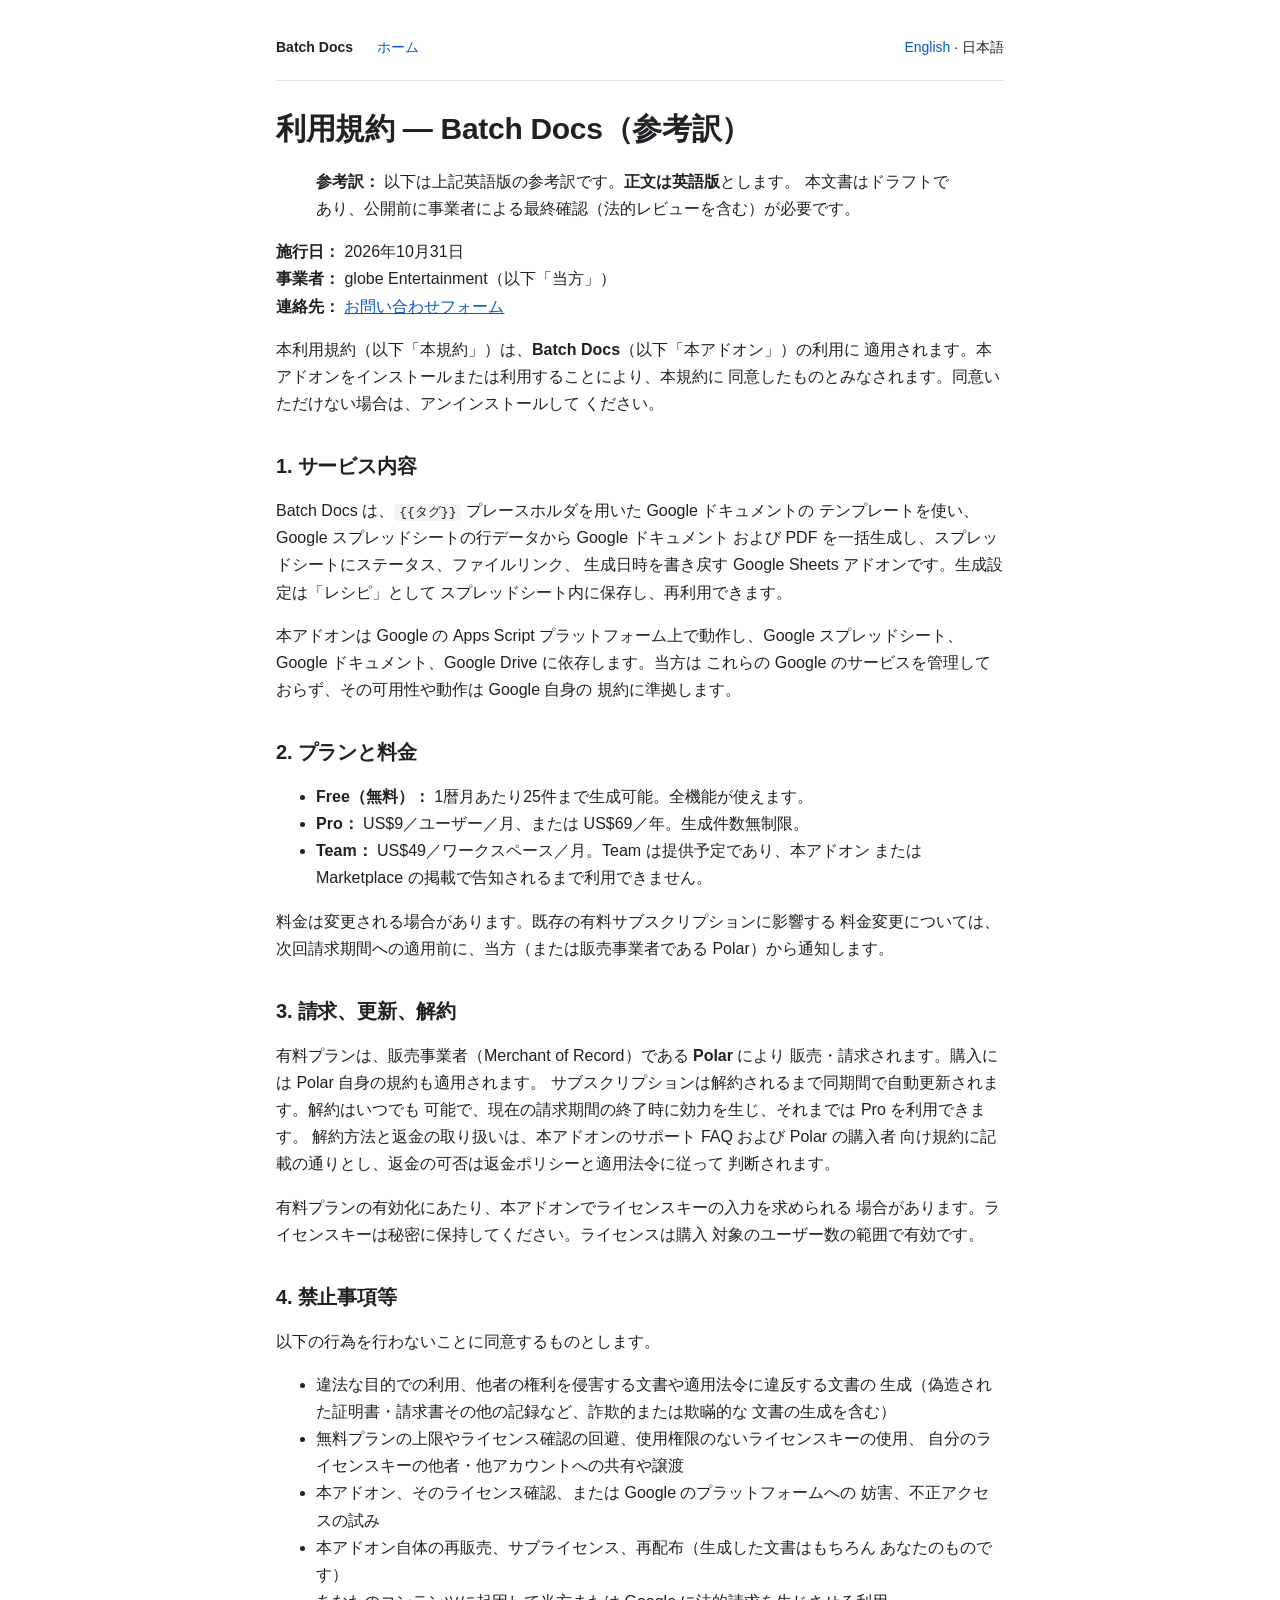
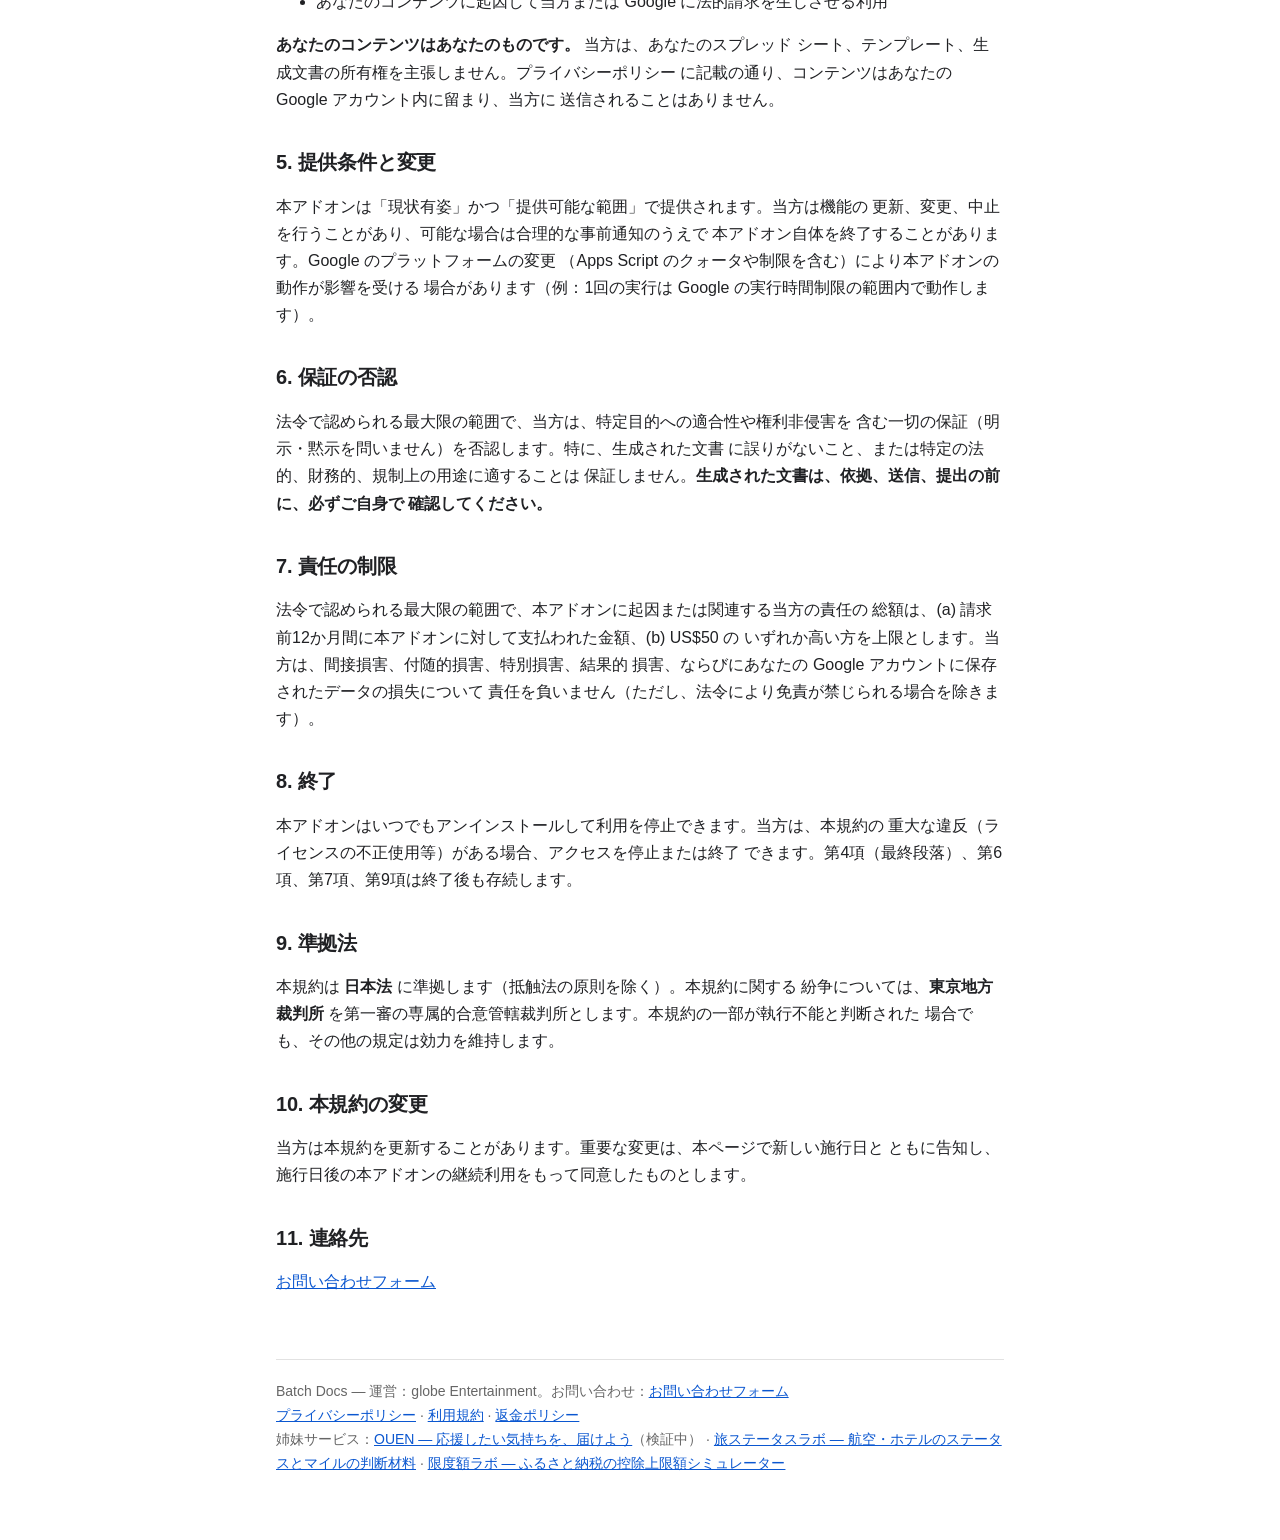
<file: terms-of-service-ja.html>
<!DOCTYPE html>
<html lang="ja">
<head>
<meta charset="utf-8">
<meta name="viewport" content="width=device-width, initial-scale=1">
<meta name="description" content="Batch Docs（Google スプレッドシートの行を Google ドキュメントと PDF に一括変換するアドオン）の利用規約です。">
<link rel="icon" type="image/png" sizes="32x32" href="favicon-32.png">
<link rel="apple-touch-icon" sizes="128x128" href="icon-128.png">
<meta property="og:type" content="website">
<meta property="og:site_name" content="Batch Docs">
<meta property="og:title" content="利用規約 — Batch Docs">
<meta property="og:description" content="Batch Docs（Google スプレッドシートの行を Google ドキュメントと PDF に一括変換するアドオン）の利用規約です。">
<meta property="og:url" content="https://batchdocs.globe-ent.com/terms-of-service-ja">
<meta property="og:image" content="https://batchdocs.globe-ent.com/og-image.png">
<title>利用規約 — Batch Docs</title>
<link rel="stylesheet" href="styles.css">
</head>
<body class="doc">
<nav><span class="brand">Batch Docs</span><a href="index-ja.html">ホーム</a><span class="lang-switch"><a href="terms-of-service.html">English</a> · 日本語</span></nav>
<h1>利用規約 — Batch Docs（参考訳）</h1>
<blockquote>
<p><strong>参考訳：</strong> 以下は上記英語版の参考訳です。<strong>正文は英語版</strong>とします。
本文書はドラフトであり、公開前に事業者による最終確認（法的レビューを含む）が必要です。</p>
</blockquote>
<p><strong>施行日：</strong> 2026年10月31日<br>
<strong>事業者：</strong> globe Entertainment（以下「当方」）<br>
<strong>連絡先：</strong> <a href="https://docs.google.com/forms/d/e/1FAIpQLScVaQK8d8y2f6PzoUDovB6-oS2jhEqHVIiK9E4ARqc-f9UcmQ/viewform">お問い合わせフォーム</a></p>
<p>本利用規約（以下「本規約」）は、<strong>Batch Docs</strong>（以下「本アドオン」）の利用に
適用されます。本アドオンをインストールまたは利用することにより、本規約に
同意したものとみなされます。同意いただけない場合は、アンインストールして
ください。</p>
<h2>1. サービス内容</h2>
<p>Batch Docs は、<code>{{タグ}}</code> プレースホルダを用いた Google ドキュメントの
テンプレートを使い、Google スプレッドシートの行データから Google ドキュメント
および PDF を一括生成し、スプレッドシートにステータス、ファイルリンク、
生成日時を書き戻す Google Sheets アドオンです。生成設定は「レシピ」として
スプレッドシート内に保存し、再利用できます。</p>
<p>本アドオンは Google の Apps Script プラットフォーム上で動作し、Google
スプレッドシート、Google ドキュメント、Google Drive に依存します。当方は
これらの Google のサービスを管理しておらず、その可用性や動作は Google 自身の
規約に準拠します。</p>
<h2>2. プランと料金</h2>
<ul>
<li><strong>Free（無料）：</strong> 1暦月あたり25件まで生成可能。全機能が使えます。</li>
<li><strong>Pro：</strong> US$9／ユーザー／月、または US$69／年。生成件数無制限。</li>
<li><strong>Team：</strong> US$49／ワークスペース／月。Team は提供予定であり、本アドオン
  または Marketplace の掲載で告知されるまで利用できません。</li>
</ul>
<p>料金は変更される場合があります。既存の有料サブスクリプションに影響する
料金変更については、次回請求期間への適用前に、当方（または販売事業者である
Polar）から通知します。</p>
<h2>3. 請求、更新、解約</h2>
<p>有料プランは、販売事業者（Merchant of Record）である <strong>Polar</strong> により
販売・請求されます。購入には Polar 自身の規約も適用されます。
サブスクリプションは解約されるまで同期間で自動更新されます。解約はいつでも
可能で、現在の請求期間の終了時に効力を生じ、それまでは Pro を利用できます。
解約方法と返金の取り扱いは、本アドオンのサポート FAQ および Polar の購入者
向け規約に記載の通りとし、返金の可否は返金ポリシーと適用法令に従って
判断されます。</p>
<p>有料プランの有効化にあたり、本アドオンでライセンスキーの入力を求められる
場合があります。ライセンスキーは秘密に保持してください。ライセンスは購入
対象のユーザー数の範囲で有効です。</p>
<h2>4. 禁止事項等</h2>
<p>以下の行為を行わないことに同意するものとします。</p>
<ul>
<li>違法な目的での利用、他者の権利を侵害する文書や適用法令に違反する文書の
  生成（偽造された証明書・請求書その他の記録など、詐欺的または欺瞞的な
  文書の生成を含む）</li>
<li>無料プランの上限やライセンス確認の回避、使用権限のないライセンスキーの使用、
  自分のライセンスキーの他者・他アカウントへの共有や譲渡</li>
<li>本アドオン、そのライセンス確認、または Google のプラットフォームへの
  妨害、不正アクセスの試み</li>
<li>本アドオン自体の再販売、サブライセンス、再配布（生成した文書はもちろん
  あなたのものです）</li>
<li>あなたのコンテンツに起因して当方または Google に法的請求を生じさせる利用</li>
</ul>
<p><strong>あなたのコンテンツはあなたのものです。</strong> 当方は、あなたのスプレッド
シート、テンプレート、生成文書の所有権を主張しません。プライバシーポリシー
に記載の通り、コンテンツはあなたの Google アカウント内に留まり、当方に
送信されることはありません。</p>
<h2>5. 提供条件と変更</h2>
<p>本アドオンは「現状有姿」かつ「提供可能な範囲」で提供されます。当方は機能の
更新、変更、中止を行うことがあり、可能な場合は合理的な事前通知のうえで
本アドオン自体を終了することがあります。Google のプラットフォームの変更
（Apps Script のクォータや制限を含む）により本アドオンの動作が影響を受ける
場合があります（例：1回の実行は Google の実行時間制限の範囲内で動作します）。</p>
<h2>6. 保証の否認</h2>
<p>法令で認められる最大限の範囲で、当方は、特定目的への適合性や権利非侵害を
含む一切の保証（明示・黙示を問いません）を否認します。特に、生成された文書
に誤りがないこと、または特定の法的、財務的、規制上の用途に適することは
保証しません。<strong>生成された文書は、依拠、送信、提出の前に、必ずご自身で
確認してください。</strong></p>
<h2>7. 責任の制限</h2>
<p>法令で認められる最大限の範囲で、本アドオンに起因または関連する当方の責任の
総額は、(a) 請求前12か月間に本アドオンに対して支払われた金額、(b) US$50 の
いずれか高い方を上限とします。当方は、間接損害、付随的損害、特別損害、結果的
損害、ならびにあなたの Google アカウントに保存されたデータの損失について
責任を負いません（ただし、法令により免責が禁じられる場合を除きます）。</p>
<h2>8. 終了</h2>
<p>本アドオンはいつでもアンインストールして利用を停止できます。当方は、本規約の
重大な違反（ライセンスの不正使用等）がある場合、アクセスを停止または終了
できます。第4項（最終段落）、第6項、第7項、第9項は終了後も存続します。</p>
<h2>9. 準拠法</h2>
<p>本規約は <strong>日本法</strong> に準拠します（抵触法の原則を除く）。本規約に関する
紛争については、<strong>東京地方裁判所</strong> を第一審の専属的合意管轄裁判所とします。本規約の一部が執行不能と判断された
場合でも、その他の規定は効力を維持します。</p>
<h2>10. 本規約の変更</h2>
<p>当方は本規約を更新することがあります。重要な変更は、本ページで新しい施行日と
ともに告知し、施行日後の本アドオンの継続利用をもって同意したものとします。</p>
<h2>11. 連絡先</h2>
<p><a href="https://docs.google.com/forms/d/e/1FAIpQLScVaQK8d8y2f6PzoUDovB6-oS2jhEqHVIiK9E4ARqc-f9UcmQ/viewform">お問い合わせフォーム</a></p>
<footer>Batch Docs — 運営：globe Entertainment。お問い合わせ：<a href="https://docs.google.com/forms/d/e/1FAIpQLScVaQK8d8y2f6PzoUDovB6-oS2jhEqHVIiK9E4ARqc-f9UcmQ/viewform">お問い合わせフォーム</a><br><a href="privacy-policy-ja.html">プライバシーポリシー</a> · <a href="terms-of-service-ja.html">利用規約</a> · <a href="refund-policy-ja.html">返金ポリシー</a><br>姉妹サービス：<a href="https://ouen.globe-ent.com/">OUEN ― 応援したい気持ちを、届けよう</a>（検証中） · <a href="https://travel.globe-ent.com/">旅ステータスラボ ― 航空・ホテルのステータスとマイルの判断材料</a> · <a href="https://furusato.globe-ent.com/">限度額ラボ ― ふるさと納税の控除上限額シミュレーター</a></footer>
</body>
</html>
</file>
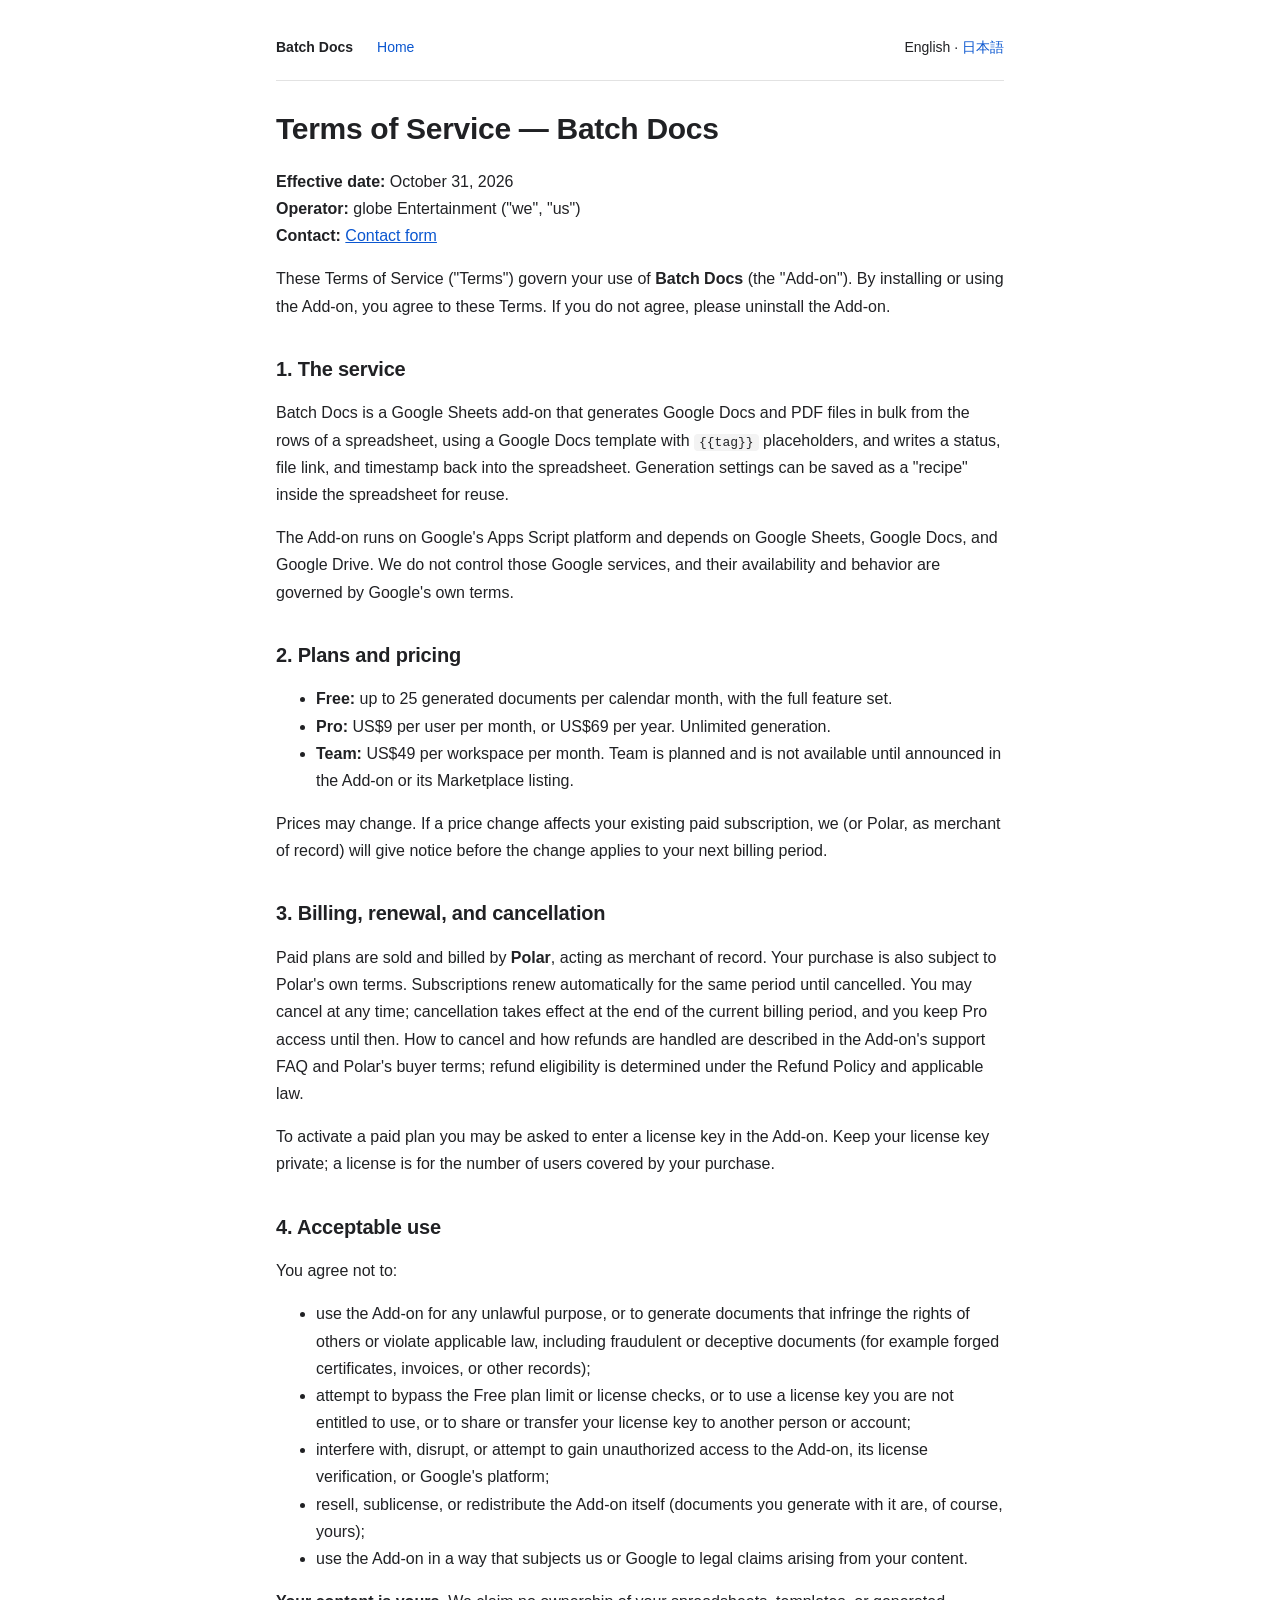
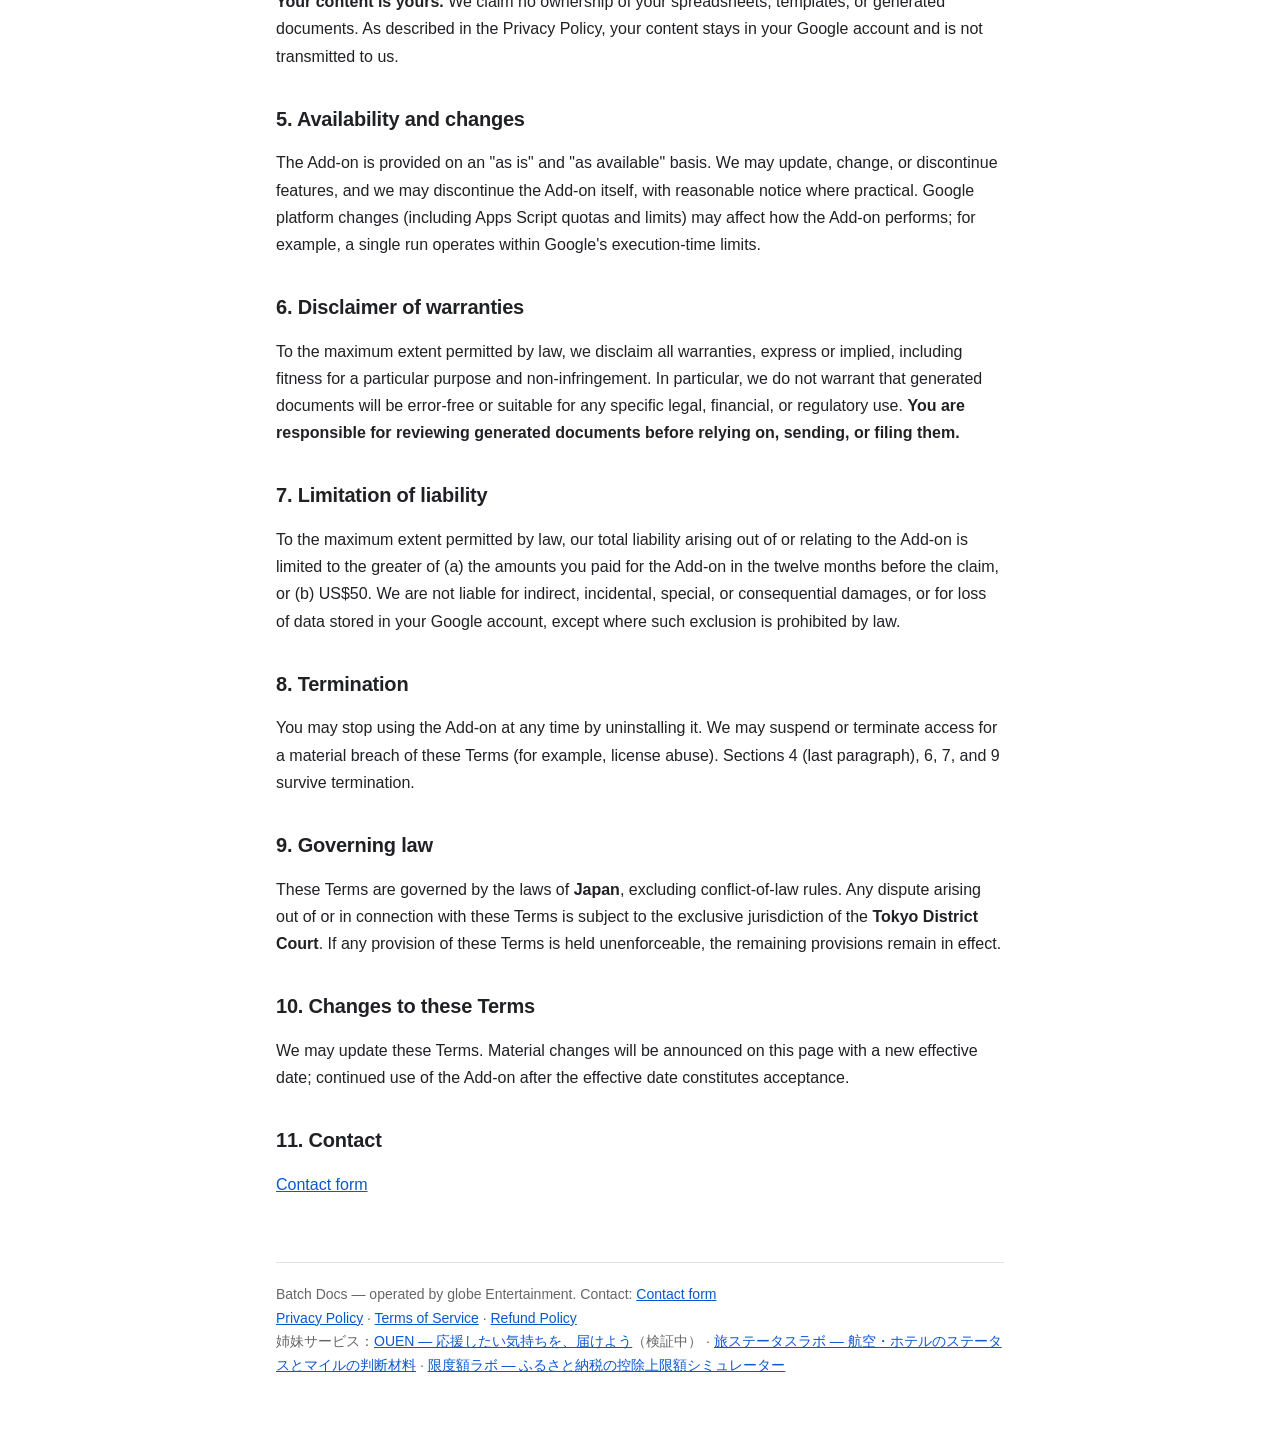
<file: terms-of-service.html>
<!DOCTYPE html>
<html lang="en">
<head>
<meta charset="utf-8">
<meta name="viewport" content="width=device-width, initial-scale=1">
<meta name="description" content="Terms of Service for Batch Docs, the Google Sheets add-on that mail-merges spreadsheet rows into Google Docs and PDFs.">
<link rel="icon" type="image/png" sizes="32x32" href="favicon-32.png">
<link rel="apple-touch-icon" sizes="128x128" href="icon-128.png">
<meta property="og:type" content="website">
<meta property="og:site_name" content="Batch Docs">
<meta property="og:title" content="Terms of Service — Batch Docs">
<meta property="og:description" content="Terms of Service for Batch Docs, the Google Sheets add-on that mail-merges spreadsheet rows into Google Docs and PDFs.">
<meta property="og:url" content="https://batchdocs.globe-ent.com/terms-of-service">
<meta property="og:image" content="https://batchdocs.globe-ent.com/og-image.png">
<title>Terms of Service — Batch Docs</title>
<link rel="stylesheet" href="styles.css">
</head>
<body class="doc">
<nav><span class="brand">Batch Docs</span><a href="index.html">Home</a><span class="lang-switch">English · <a href="terms-of-service-ja.html">日本語</a></span></nav>
<h1>Terms of Service — Batch Docs</h1>
<p><strong>Effective date:</strong> October 31, 2026<br>
<strong>Operator:</strong> globe Entertainment ("we", "us")<br>
<strong>Contact:</strong> <a href="https://docs.google.com/forms/d/e/1FAIpQLScVaQK8d8y2f6PzoUDovB6-oS2jhEqHVIiK9E4ARqc-f9UcmQ/viewform">Contact form</a></p>
<p>These Terms of Service ("Terms") govern your use of <strong>Batch Docs</strong> (the
"Add-on"). By installing or using the Add-on, you agree to these Terms. If you
do not agree, please uninstall the Add-on.</p>
<h2>1. The service</h2>
<p>Batch Docs is a Google Sheets add-on that generates Google Docs and PDF
files in bulk from the rows of a spreadsheet, using a Google Docs template
with <code>{{tag}}</code> placeholders, and writes a status, file link, and timestamp
back into the spreadsheet. Generation settings can be saved as a "recipe"
inside the spreadsheet for reuse.</p>
<p>The Add-on runs on Google's Apps Script platform and depends on Google
Sheets, Google Docs, and Google Drive. We do not control those Google
services, and their availability and behavior are governed by Google's own
terms.</p>
<h2>2. Plans and pricing</h2>
<ul>
<li><strong>Free:</strong> up to 25 generated documents per calendar month, with the full
  feature set.</li>
<li><strong>Pro:</strong> US$9 per user per month, or US$69 per year. Unlimited generation.</li>
<li><strong>Team:</strong> US$49 per workspace per month. Team is planned and is not
  available until announced in the Add-on or its Marketplace listing.</li>
</ul>
<p>Prices may change. If a price change affects your existing paid subscription,
we (or Polar, as merchant of record) will give notice before the change
applies to your next billing period.</p>
<h2>3. Billing, renewal, and cancellation</h2>
<p>Paid plans are sold and billed by <strong>Polar</strong>, acting as merchant of record.
Your purchase is also subject to Polar's own terms. Subscriptions renew
automatically for the same period until cancelled. You may cancel at any
time; cancellation takes effect at the end of the current billing period,
and you keep Pro access until then. How to cancel and how refunds are
handled are described in the Add-on's support FAQ and Polar's buyer terms;
refund eligibility is determined under the Refund Policy and applicable law.</p>
<p>To activate a paid plan you may be asked to enter a license key in the
Add-on. Keep your license key private; a license is for the number of users
covered by your purchase.</p>
<h2>4. Acceptable use</h2>
<p>You agree not to:</p>
<ul>
<li>use the Add-on for any unlawful purpose, or to generate documents that
  infringe the rights of others or violate applicable law, including
  fraudulent or deceptive documents (for example forged certificates,
  invoices, or other records);</li>
<li>attempt to bypass the Free plan limit or license checks, or to use a
  license key you are not entitled to use, or to share or transfer your
  license key to another person or account;</li>
<li>interfere with, disrupt, or attempt to gain unauthorized access to the
  Add-on, its license verification, or Google's platform;</li>
<li>resell, sublicense, or redistribute the Add-on itself (documents you
  generate with it are, of course, yours);</li>
<li>use the Add-on in a way that subjects us or Google to legal claims arising
  from your content.</li>
</ul>
<p><strong>Your content is yours.</strong> We claim no ownership of your spreadsheets,
templates, or generated documents. As described in the Privacy Policy, your
content stays in your Google account and is not transmitted to us.</p>
<h2>5. Availability and changes</h2>
<p>The Add-on is provided on an "as is" and "as available" basis. We may update,
change, or discontinue features, and we may discontinue the Add-on itself,
with reasonable notice where practical. Google platform changes (including
Apps Script quotas and limits) may affect how the Add-on performs; for
example, a single run operates within Google's execution-time limits.</p>
<h2>6. Disclaimer of warranties</h2>
<p>To the maximum extent permitted by law, we disclaim all warranties, express
or implied, including fitness for a particular purpose and non-infringement.
In particular, we do not warrant that generated documents will be error-free
or suitable for any specific legal, financial, or regulatory use. <strong>You are
responsible for reviewing generated documents before relying on, sending, or
filing them.</strong></p>
<h2>7. Limitation of liability</h2>
<p>To the maximum extent permitted by law, our total liability arising out of or
relating to the Add-on is limited to the greater of (a) the amounts you paid
for the Add-on in the twelve months before the claim, or (b) US$50. We are
not liable for indirect, incidental, special, or consequential damages, or
for loss of data stored in your Google account, except where such exclusion
is prohibited by law.</p>
<h2>8. Termination</h2>
<p>You may stop using the Add-on at any time by uninstalling it. We may suspend
or terminate access for a material breach of these Terms (for example,
license abuse). Sections 4 (last paragraph), 6, 7, and 9 survive
termination.</p>
<h2>9. Governing law</h2>
<p>These Terms are governed by the laws of <strong>Japan</strong>, excluding conflict-of-law
rules. Any dispute arising out of or in connection with these Terms is subject
to the exclusive jurisdiction of the <strong>Tokyo District Court</strong>. If any provision of these Terms is held unenforceable, the remaining
provisions remain in effect.</p>
<h2>10. Changes to these Terms</h2>
<p>We may update these Terms. Material changes will be announced on this page
with a new effective date; continued use of the Add-on after the effective
date constitutes acceptance.</p>
<h2>11. Contact</h2>
<p><a href="https://docs.google.com/forms/d/e/1FAIpQLScVaQK8d8y2f6PzoUDovB6-oS2jhEqHVIiK9E4ARqc-f9UcmQ/viewform">Contact form</a></p>
<footer>Batch Docs — operated by globe Entertainment. Contact: <a href="https://docs.google.com/forms/d/e/1FAIpQLScVaQK8d8y2f6PzoUDovB6-oS2jhEqHVIiK9E4ARqc-f9UcmQ/viewform">Contact form</a><br><a href="privacy-policy.html">Privacy Policy</a> · <a href="terms-of-service.html">Terms of Service</a> · <a href="refund-policy.html">Refund Policy</a><br>姉妹サービス：<a href="https://ouen.globe-ent.com/">OUEN ― 応援したい気持ちを、届けよう</a>（検証中） · <a href="https://travel.globe-ent.com/">旅ステータスラボ ― 航空・ホテルのステータスとマイルの判断材料</a> · <a href="https://furusato.globe-ent.com/">限度額ラボ ― ふるさと納税の控除上限額シミュレーター</a></footer>
</body>
</html>
</file>
<file: styles.css>
/* Batch Docs — public site stylesheet.
   Single source of styles for every page (see DESIGN.md).
   Tokens first, then shared base, then components. No per-page <style>,
   no inline style attributes. */

/* Tokens */
:root {
  --ink: #202124;
  --mut: #5f6368;
  --line: #e2e2e2;
  --line-strong: #d3d9e2;
  --blue: #0b57d0;
  --blue-dark: #0842a0;
  --bg: #f8fafd;
  --tint: #eef4fd;
  --grid-line: rgba(11, 87, 208, 0.055);
  --code-bg: #f3f3f3;
  --footer-ink: #666;
  --shadow-shot: 0 24px 60px -24px rgba(32, 33, 36, 0.28), 0 2px 6px rgba(32, 33, 36, 0.08);
  --shadow-card: 0 12px 28px -12px rgba(32, 33, 36, 0.18);
  --fs-tag: clamp(30px, 5vw, 44px);
}

/* Base */
* { box-sizing: border-box; }
html { scroll-behavior: smooth; }
body {
  font-family: -apple-system, "Segoe UI", Roboto, "Hiragino Kaku Gothic ProN", "Yu Gothic", sans-serif;
  line-height: 1.7;
  color: var(--ink);
  margin: 0;
}
::selection { background: rgba(11, 87, 208, 0.18); }
a { color: var(--blue); }
/* Document layout (policy pages, 404): the body itself is the column. */
body.doc { max-width: 760px; margin: 0 auto; padding: 24px 16px 64px; }

/* Nav (shared) */
nav { display: flex; gap: 16px; flex-wrap: wrap; align-items: center; padding: 16px 0; font-size: 14px; }
.wrap nav {
  position: sticky; top: 0; z-index: 10;
  background: rgba(255, 255, 255, 0.88);
  backdrop-filter: blur(10px); -webkit-backdrop-filter: blur(10px);
  border-bottom: 1px solid var(--line);
}
nav a { color: var(--blue); text-decoration: none; }
nav a:hover { text-decoration: underline; }
nav .brand { font-weight: 700; color: var(--ink); margin-right: 8px; display: inline-flex; align-items: center; gap: 8px; }
nav .brand img { width: 24px; height: 24px; border-radius: 6px; }
body.doc nav { padding: 12px 0 20px; border-bottom: 1px solid var(--line); margin-bottom: 28px; }
.lang-switch { margin-left: auto; }

/* Headings */
h2 { font-size: 26px; line-height: 1.35; letter-spacing: -0.01em; margin-top: 64px; }
h3 { font-size: 17px; margin: 0 0 6px; }
body.doc h1 { font-size: 30px; line-height: 1.3; letter-spacing: -0.01em; }
body.doc h2 { font-size: 20px; margin-top: 36px; }
body.doc h3 { font-size: 16px; margin-top: 28px; }

/* Footer / code (shared) */
footer { margin-top: 64px; padding-top: 20px; border-top: 1px solid var(--line); font-size: 14px; color: var(--footer-ink); }
code { background: var(--code-bg); padding: 1px 5px; border-radius: 4px; }
a:focus-visible, .btn:focus-visible { outline: 3px solid rgba(11, 87, 208, 0.45); outline-offset: 2px; border-radius: 6px; }

/* Landing components */
.wrap { max-width: 1080px; margin: 0 auto; padding: 0 20px 72px; }
.hero {
  border: none; border-radius: 0; text-align: center;
  padding: 72px 28px 56px; margin: 0 0 8px;
  background:
    linear-gradient(var(--grid-line) 1px, transparent 1px),
    linear-gradient(90deg, var(--grid-line) 1px, transparent 1px),
    linear-gradient(180deg, var(--tint) 0%, #ffffff 88%);
  background-size: 56px 56px, 56px 56px, 100% 100%;
}
.hero img { width: 44px; height: 44px; border-radius: 11px; }
.hero h1 { font-size: 16px; font-weight: 700; letter-spacing: 0.02em; line-height: 1.4; margin: 12px 0 0; }
.hero .tag { font-size: var(--fs-tag); font-weight: 750; line-height: 1.14; letter-spacing: -0.02em; margin: 20px auto 16px; max-width: 17em; color: var(--ink); }
html[lang="ja"] .hero .tag { letter-spacing: 0; line-height: 1.32; }
.hero p { color: var(--mut); font-size: 17px; margin: 0 auto 26px; max-width: 620px; }
.btns { display: flex; gap: 12px; justify-content: center; flex-wrap: wrap; }
.btn { display: inline-block; padding: 12px 22px; border-radius: 999px; font-weight: 600; font-size: 16px; text-decoration: none; border: 1px solid var(--blue); transition: background 0.18s ease, color 0.18s ease, transform 0.18s ease, box-shadow 0.18s ease; }
.btn.primary { background: var(--blue); color: #fff; }
.btn.primary:hover { background: var(--blue-dark); transform: translateY(-1px); box-shadow: 0 8px 18px -8px rgba(11, 87, 208, 0.55); }
.btn.ghost { color: var(--blue); background: #fff; }
.btn.ghost:hover { background: var(--tint); transform: translateY(-1px); }
.shot { margin: 28px auto 8px; max-width: 960px; border: 1px solid var(--line-strong); border-radius: 16px; overflow: hidden; box-shadow: var(--shadow-shot); background: #fff; }
.shot img { display: block; width: 100%; height: auto; }
.cards { display: grid; grid-template-columns: repeat(auto-fit, minmax(230px, 1fr)); gap: 16px; margin-top: 20px; }
.card { border: 1px solid var(--line); border-radius: 14px; padding: 22px; background: #fff; transition: transform 0.18s ease, box-shadow 0.18s ease, border-color 0.18s ease; }
.card:hover { transform: translateY(-3px); box-shadow: var(--shadow-card); border-color: var(--line-strong); }
.card p { margin: 0; color: var(--mut); font-size: 16px; }
.stepnum { display: inline-flex; width: 30px; height: 30px; border-radius: 50%; background: var(--blue); color: #fff; align-items: center; justify-content: center; font-weight: 700; font-size: 15px; margin-bottom: 12px; }
.price .plan { font-size: 16px; }
.price .amount { font-size: 16px; font-weight: 700; color: var(--ink); }
.price .card:nth-child(2) { border-color: rgba(11, 87, 208, 0.45); background: linear-gradient(180deg, #ffffff 0%, #f6faff 100%); }
.lang { margin-top: 56px; border-top: 2px solid var(--line); padding-top: 8px; }

@media (max-width: 640px) {
  .hero { padding: 48px 16px 40px; background-size: 40px 40px, 40px 40px, 100% 100%; }
  .wrap { padding: 0 16px 56px; }
  h2 { margin-top: 48px; }
}
@media (prefers-reduced-motion: reduce) {
  html { scroll-behavior: auto; }
  .btn, .card { transition: none; }
}
</file>
